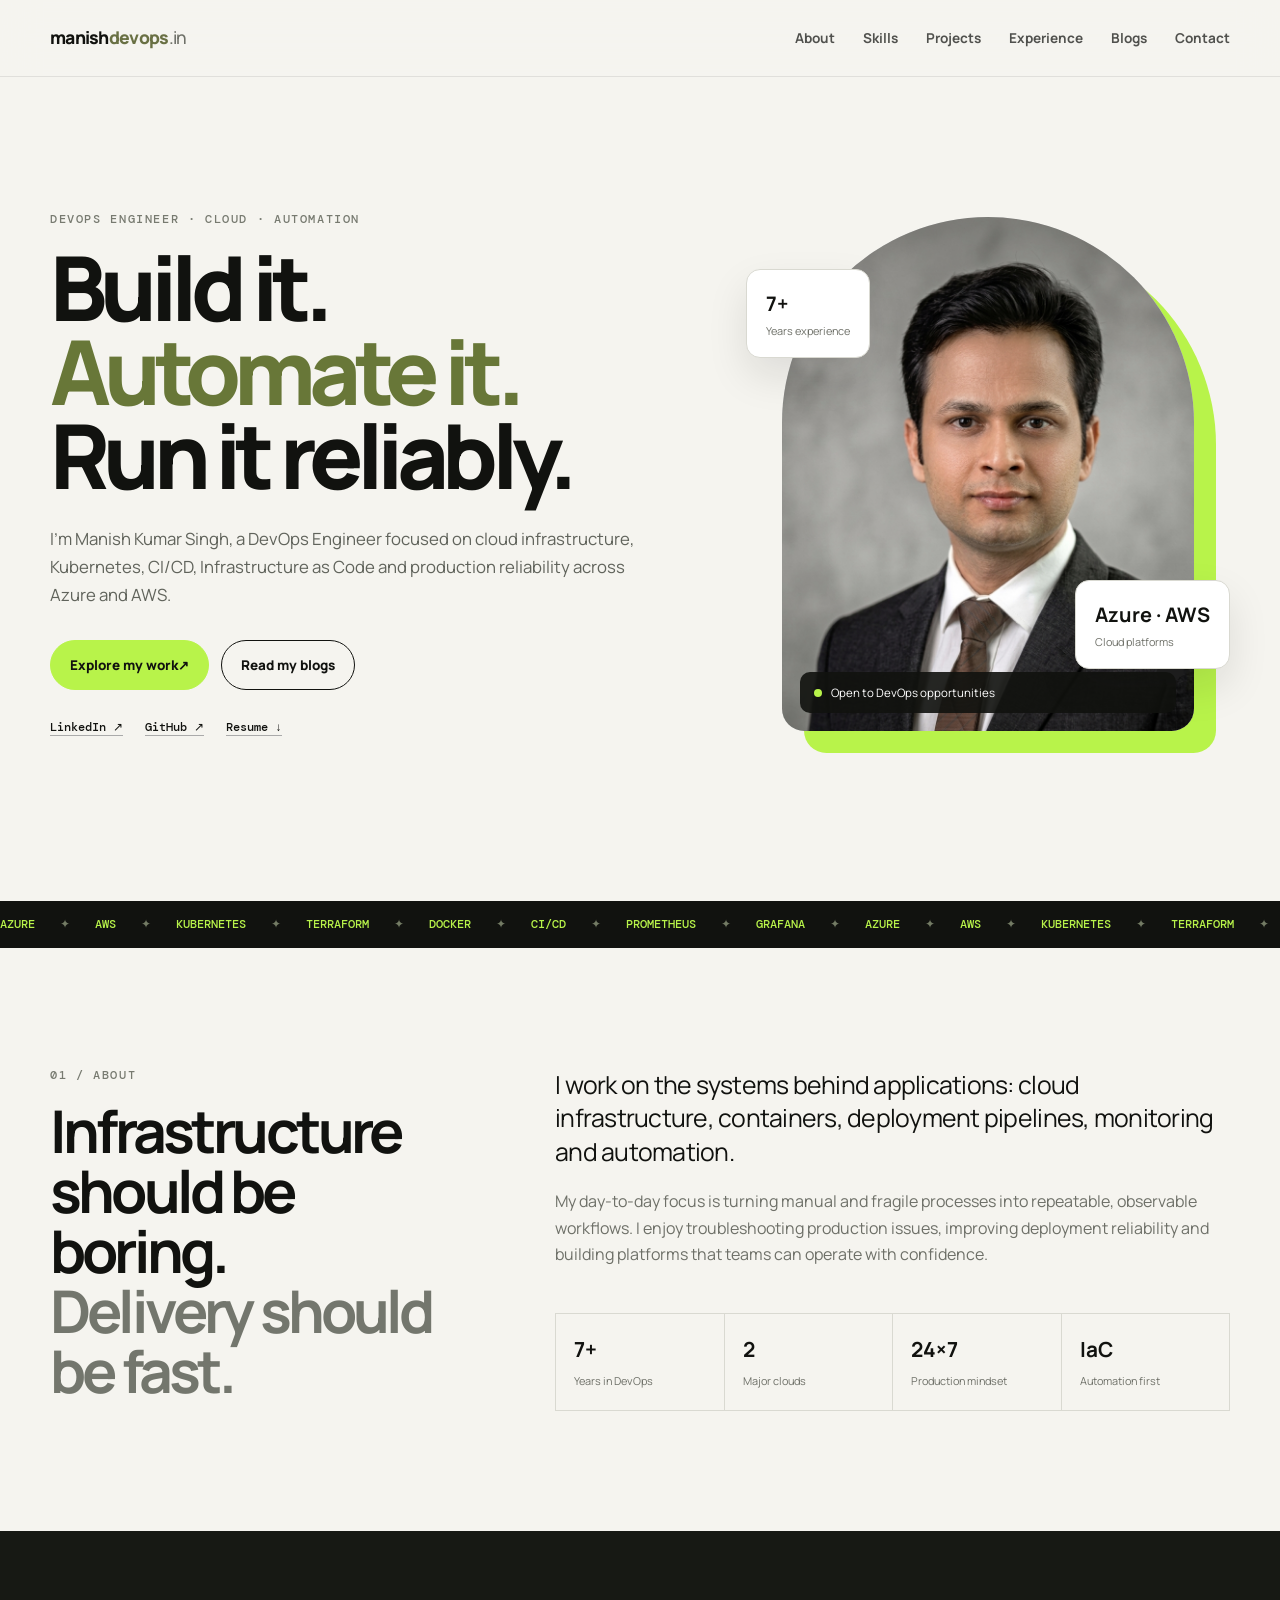
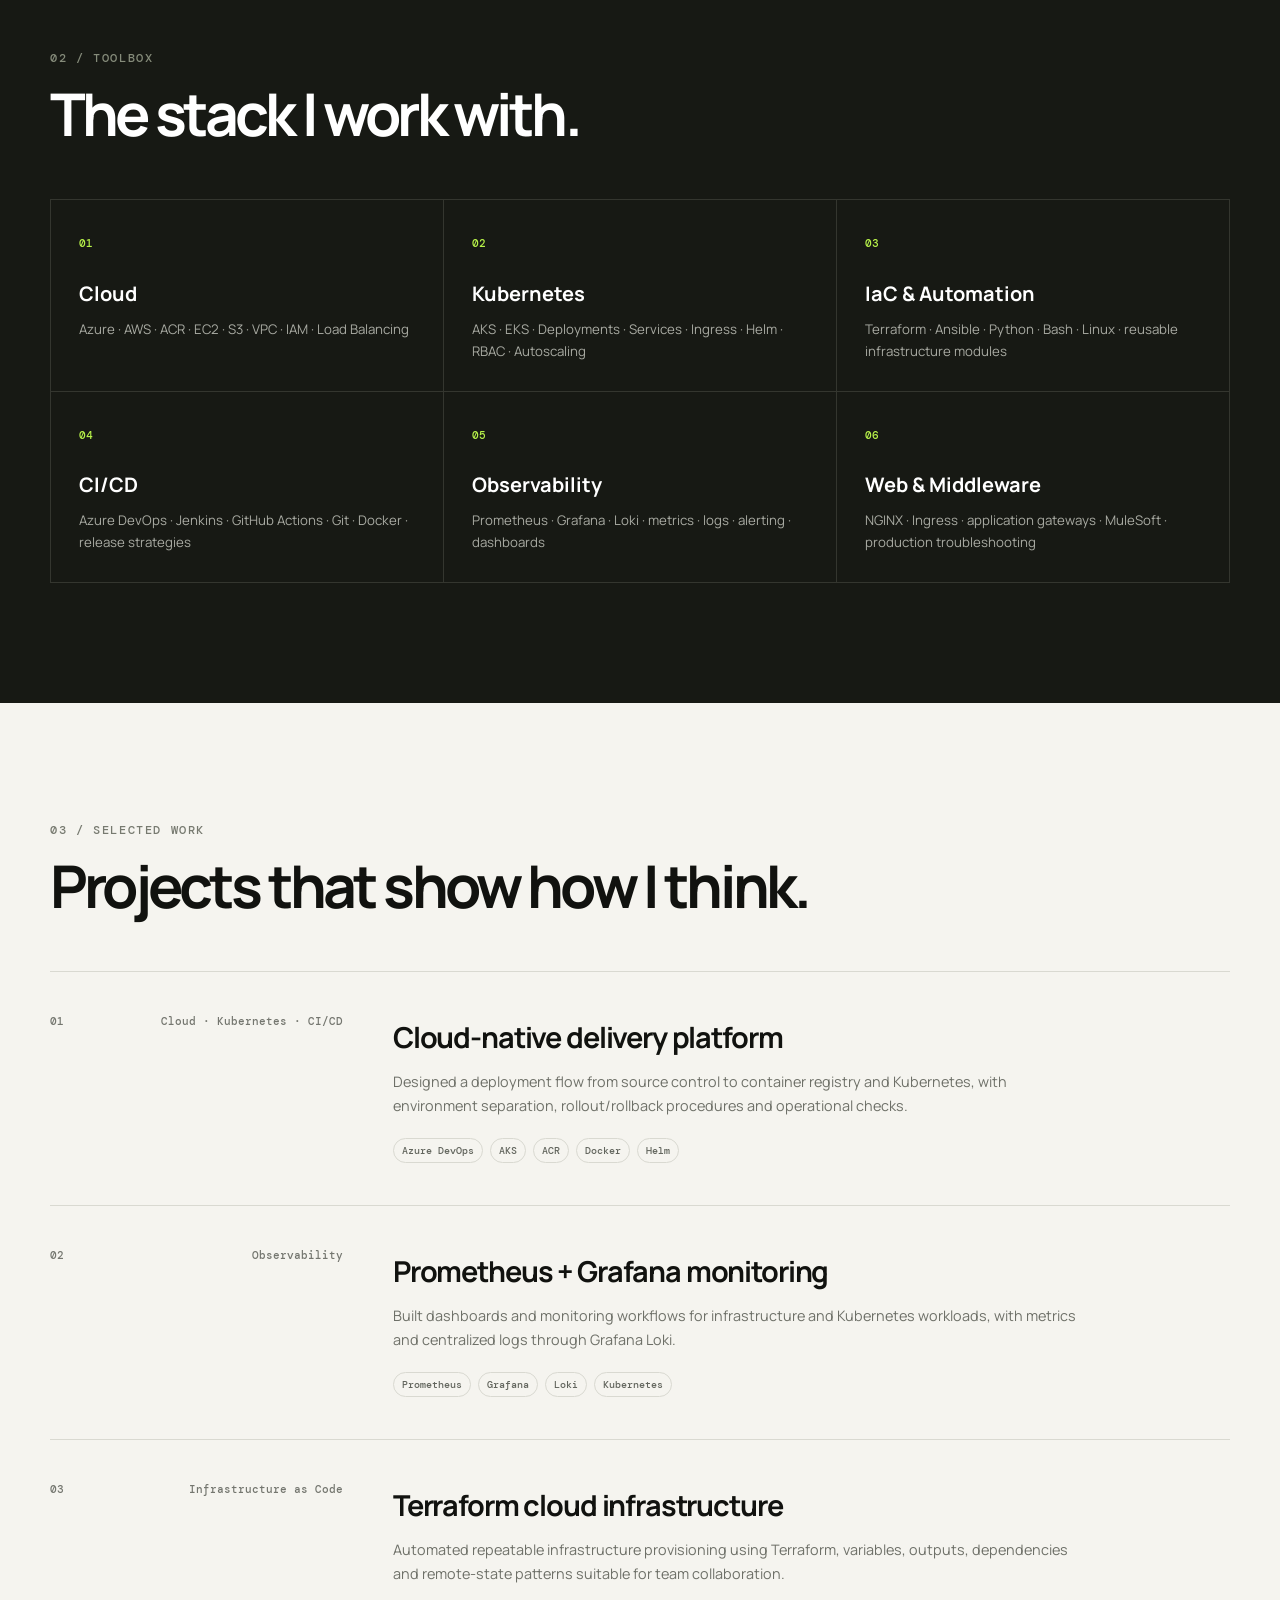
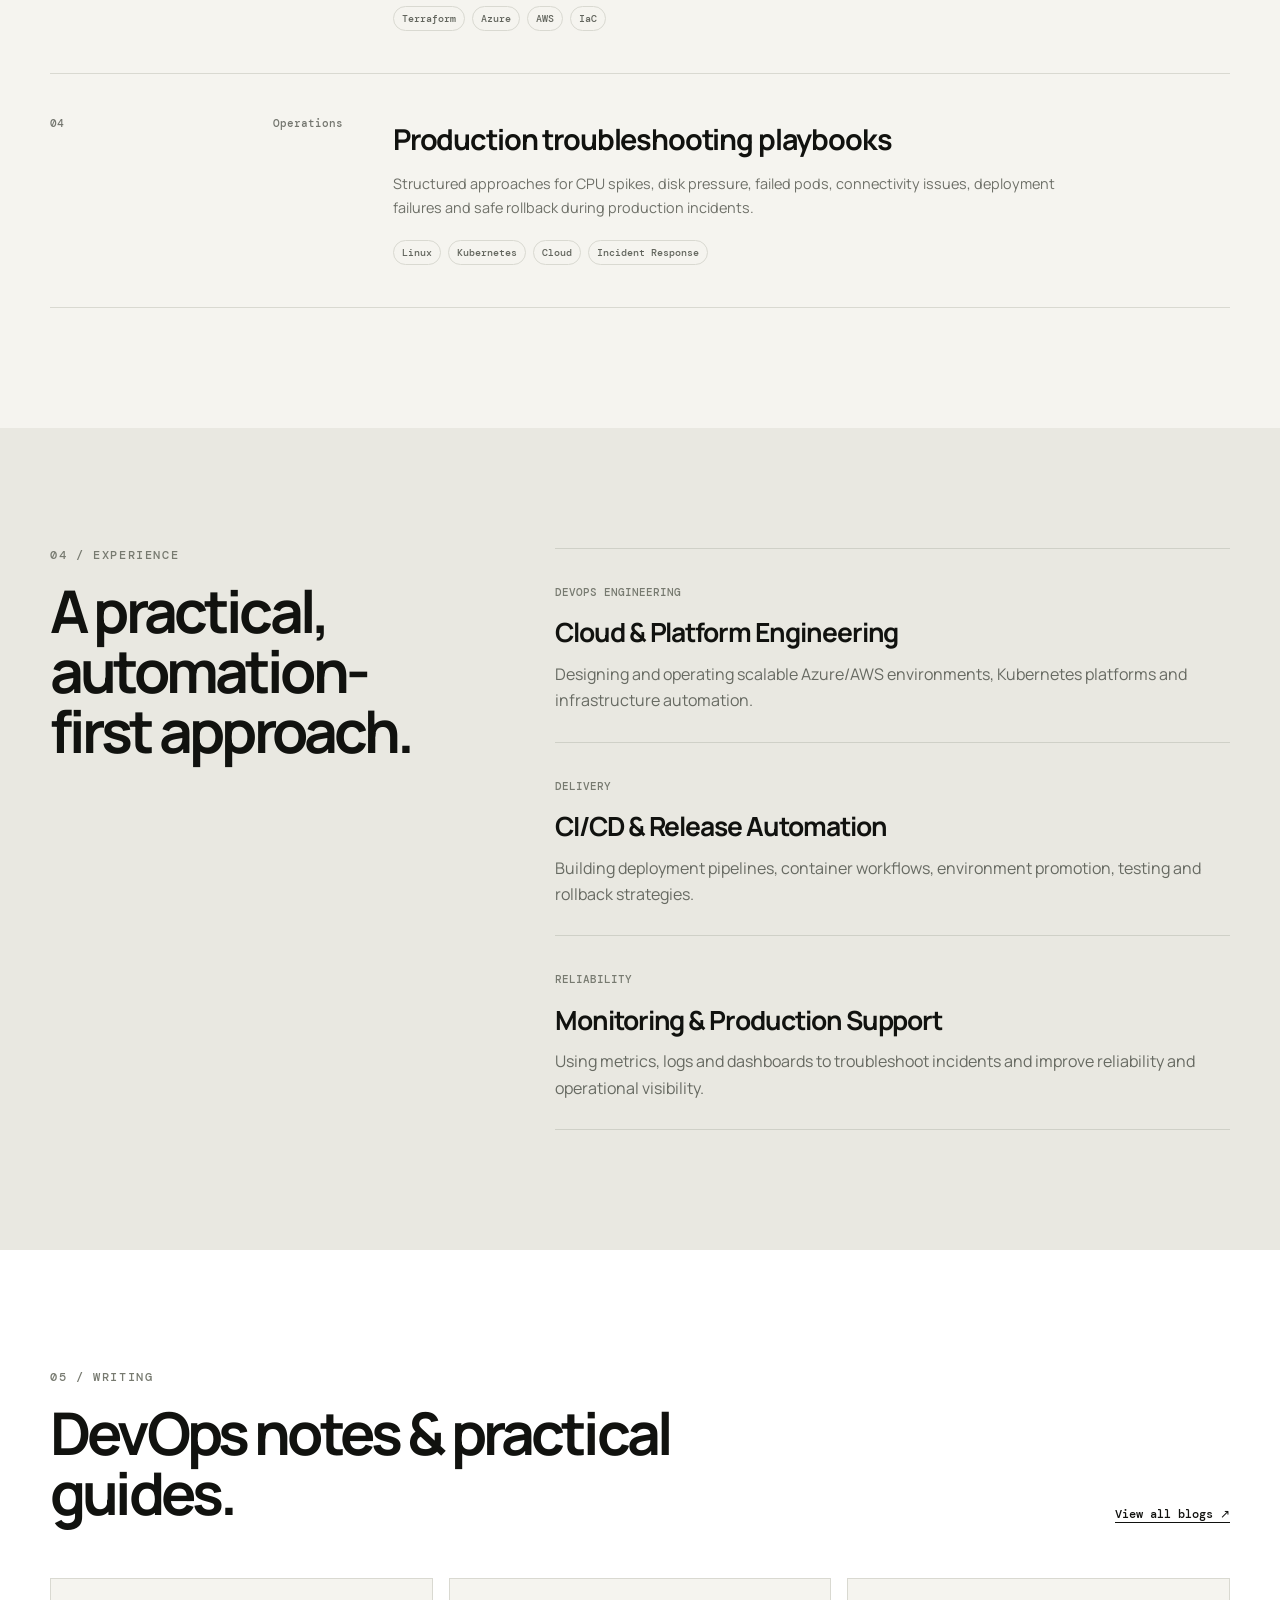
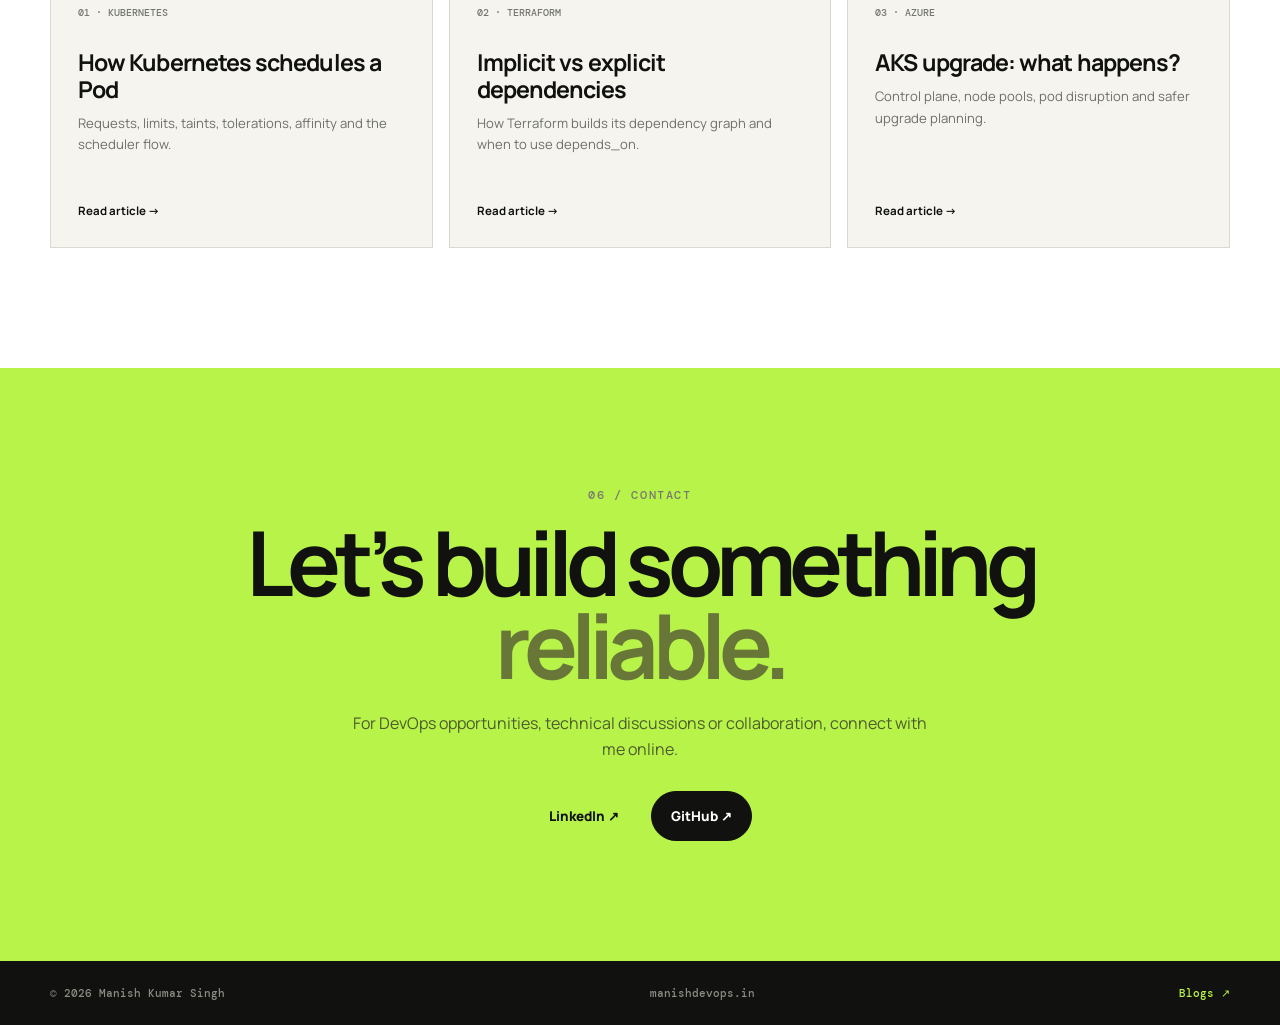
<file: index.html>
<!DOCTYPE html>
<html lang="en">
<head>
  <meta charset="UTF-8">
  <meta name="viewport" content="width=device-width, initial-scale=1.0">
  <meta name="description" content="Manish Kumar Singh — DevOps Engineer specializing in Azure, AWS, Kubernetes, Terraform, CI/CD, automation and observability.">
  <meta name="keywords" content="DevOps Engineer, Azure, AWS, Kubernetes, AKS, EKS, Terraform, Docker, CI/CD, Azure DevOps, Jenkins, Prometheus, Grafana">
  <meta name="author" content="Manish Kumar Singh">
  <meta property="og:title" content="Manish Kumar Singh | DevOps Engineer">
  <meta property="og:description" content="Cloud, Kubernetes, automation, CI/CD and observability portfolio.">
  <meta property="og:type" content="website">
  <title>Manish Kumar Singh | DevOps Engineer</title>
  <link rel="icon" href="assets/favicon.svg" type="image/svg+xml">
  <link rel="stylesheet" href="styles.css">
</head>
<body>
<header class="site-header">
  <div class="container nav-wrap">
    <a class="brand" href="#home">manish<span>devops</span><b>.in</b></a>
    <button class="menu-toggle" aria-label="Open navigation" aria-expanded="false">☰</button>
    <nav class="nav-links">
      <a href="#about">About</a>
      <a href="#skills">Skills</a>
      <a href="#projects">Projects</a>
      <a href="#experience">Experience</a>
      <a href="blogs/">Blogs</a>
      <a href="#contact">Contact</a>
    </nav>
  </div>
</header>

<main>
<section id="home" class="hero">
  <div class="container hero-grid">
    <div class="hero-copy reveal">
      <p class="kicker">DEVOPS ENGINEER · CLOUD · AUTOMATION</p>
      <h1>Build it.<br><em>Automate it.</em><br>Run it reliably.</h1>
      <p class="hero-lead">I’m Manish Kumar Singh, a DevOps Engineer focused on cloud infrastructure, Kubernetes, CI/CD, Infrastructure as Code and production reliability across Azure and AWS.</p>
      <div class="hero-actions">
        <a class="btn btn-primary" href="#projects">Explore my work <span>↗</span></a>
        <a class="btn btn-ghost" href="blogs/">Read my blogs</a>
      </div>
      <div class="quick-links">
        <a href="https://www.linkedin.com/in/manish-kumar-singh-00299a157/" target="_blank" rel="noopener">LinkedIn ↗</a>
        <a href="https://github.com/manish1ms6-glitch" target="_blank" rel="noopener">GitHub ↗</a>
        <a href="assets/resume.pdf">Resume ↓</a>
      </div>
    </div>
    <div class="hero-visual reveal">
      <div class="photo-frame">
        <img src="assets/passport_manish.png" alt="Manish Kumar Singh">
        <div class="photo-label">
          <span class="status-dot"></span>
          <span>Open to DevOps opportunities</span>
        </div>
      </div>
      <div class="floating-card card-one"><strong>7+</strong><span>Years experience</span></div>
      <div class="floating-card card-two"><strong>Azure · AWS</strong><span>Cloud platforms</span></div>
    </div>
  </div>
</section>

<section class="marquee" aria-label="Technology stack">
  <div class="marquee-track">
    <span>AZURE</span><i>✦</i><span>AWS</span><i>✦</i><span>KUBERNETES</span><i>✦</i><span>TERRAFORM</span><i>✦</i><span>DOCKER</span><i>✦</i><span>CI/CD</span><i>✦</i><span>PROMETHEUS</span><i>✦</i><span>GRAFANA</span><i>✦</i>
    <span>AZURE</span><i>✦</i><span>AWS</span><i>✦</i><span>KUBERNETES</span><i>✦</i><span>TERRAFORM</span><i>✦</i><span>DOCKER</span><i>✦</i><span>CI/CD</span><i>✦</i>
  </div>
</section>

<section id="about" class="section">
  <div class="container two-col">
    <div class="section-intro reveal">
      <p class="kicker">01 / ABOUT</p>
      <h2>Infrastructure should be boring.<br><span>Delivery should be fast.</span></h2>
    </div>
    <div class="section-body reveal">
      <p class="large">I work on the systems behind applications: cloud infrastructure, containers, deployment pipelines, monitoring and automation.</p>
      <p>My day-to-day focus is turning manual and fragile processes into repeatable, observable workflows. I enjoy troubleshooting production issues, improving deployment reliability and building platforms that teams can operate with confidence.</p>
      <div class="stats-grid">
        <div><strong>7+</strong><span>Years in DevOps</span></div>
        <div><strong>2</strong><span>Major clouds</span></div>
        <div><strong>24×7</strong><span>Production mindset</span></div>
        <div><strong>IaC</strong><span>Automation first</span></div>
      </div>
    </div>
  </div>
</section>

<section id="skills" class="section section-dark">
  <div class="container">
    <div class="section-heading reveal">
      <p class="kicker">02 / TOOLBOX</p>
      <h2>The stack I work with.</h2>
    </div>
    <div class="skill-grid">
      <article class="skill-card reveal"><span class="skill-num">01</span><h3>Cloud</h3><p>Azure · AWS · ACR · EC2 · S3 · VPC · IAM · Load Balancing</p></article>
      <article class="skill-card reveal"><span class="skill-num">02</span><h3>Kubernetes</h3><p>AKS · EKS · Deployments · Services · Ingress · Helm · RBAC · Autoscaling</p></article>
      <article class="skill-card reveal"><span class="skill-num">03</span><h3>IaC & Automation</h3><p>Terraform · Ansible · Python · Bash · Linux · reusable infrastructure modules</p></article>
      <article class="skill-card reveal"><span class="skill-num">04</span><h3>CI/CD</h3><p>Azure DevOps · Jenkins · GitHub Actions · Git · Docker · release strategies</p></article>
      <article class="skill-card reveal"><span class="skill-num">05</span><h3>Observability</h3><p>Prometheus · Grafana · Loki · metrics · logs · alerting · dashboards</p></article>
      <article class="skill-card reveal"><span class="skill-num">06</span><h3>Web & Middleware</h3><p>NGINX · Ingress · application gateways · MuleSoft · production troubleshooting</p></article>
    </div>
  </div>
</section>

<section id="projects" class="section">
  <div class="container">
    <div class="section-heading reveal">
      <p class="kicker">03 / SELECTED WORK</p>
      <h2>Projects that show how I think.</h2>
    </div>
    <div class="project-list">
      <article class="project reveal">
        <div class="project-meta"><span>01</span><span>Cloud · Kubernetes · CI/CD</span></div>
        <div><h3>Cloud-native delivery platform</h3><p>Designed a deployment flow from source control to container registry and Kubernetes, with environment separation, rollout/rollback procedures and operational checks.</p><div class="tags"><b>Azure DevOps</b><b>AKS</b><b>ACR</b><b>Docker</b><b>Helm</b></div></div>
      </article>
      <article class="project reveal">
        <div class="project-meta"><span>02</span><span>Observability</span></div>
        <div><h3>Prometheus + Grafana monitoring</h3><p>Built dashboards and monitoring workflows for infrastructure and Kubernetes workloads, with metrics and centralized logs through Grafana Loki.</p><div class="tags"><b>Prometheus</b><b>Grafana</b><b>Loki</b><b>Kubernetes</b></div></div>
      </article>
      <article class="project reveal">
        <div class="project-meta"><span>03</span><span>Infrastructure as Code</span></div>
        <div><h3>Terraform cloud infrastructure</h3><p>Automated repeatable infrastructure provisioning using Terraform, variables, outputs, dependencies and remote-state patterns suitable for team collaboration.</p><div class="tags"><b>Terraform</b><b>Azure</b><b>AWS</b><b>IaC</b></div></div>
      </article>
      <article class="project reveal">
        <div class="project-meta"><span>04</span><span>Operations</span></div>
        <div><h3>Production troubleshooting playbooks</h3><p>Structured approaches for CPU spikes, disk pressure, failed pods, connectivity issues, deployment failures and safe rollback during production incidents.</p><div class="tags"><b>Linux</b><b>Kubernetes</b><b>Cloud</b><b>Incident Response</b></div></div>
      </article>
    </div>
  </div>
</section>

<section id="experience" class="section section-paper">
  <div class="container two-col">
    <div class="section-intro reveal">
      <p class="kicker">04 / EXPERIENCE</p>
      <h2>A practical, automation-first approach.</h2>
    </div>
    <div class="experience-copy reveal">
      <div class="experience-item">
        <span>DEVOPS ENGINEERING</span>
        <h3>Cloud & Platform Engineering</h3>
        <p>Designing and operating scalable Azure/AWS environments, Kubernetes platforms and infrastructure automation.</p>
      </div>
      <div class="experience-item">
        <span>DELIVERY</span>
        <h3>CI/CD & Release Automation</h3>
        <p>Building deployment pipelines, container workflows, environment promotion, testing and rollback strategies.</p>
      </div>
      <div class="experience-item">
        <span>RELIABILITY</span>
        <h3>Monitoring & Production Support</h3>
        <p>Using metrics, logs and dashboards to troubleshoot incidents and improve reliability and operational visibility.</p>
      </div>
    </div>
  </div>
</section>

<section class="section blog-preview">
  <div class="container">
    <div class="section-heading split-heading reveal">
      <div><p class="kicker">05 / WRITING</p><h2>DevOps notes & practical guides.</h2></div>
      <a class="text-link" href="blogs/">View all blogs ↗</a>
    </div>
    <div class="blog-grid">
      <a class="blog-card reveal" href="blogs/kubernetes-pod-scheduling/"><span>01 · KUBERNETES</span><h3>How Kubernetes schedules a Pod</h3><p>Requests, limits, taints, tolerations, affinity and the scheduler flow.</p><b>Read article →</b></a>
      <a class="blog-card reveal" href="blogs/terraform-dependencies/"><span>02 · TERRAFORM</span><h3>Implicit vs explicit dependencies</h3><p>How Terraform builds its dependency graph and when to use depends_on.</p><b>Read article →</b></a>
      <a class="blog-card reveal" href="blogs/aks-upgrade/"><span>03 · AZURE</span><h3>AKS upgrade: what happens?</h3><p>Control plane, node pools, pod disruption and safer upgrade planning.</p><b>Read article →</b></a>
    </div>
  </div>
</section>

<section id="contact" class="contact-section">
  <div class="container contact-inner reveal">
    <p class="kicker">06 / CONTACT</p>
    <h2>Let’s build something<br><em>reliable.</em></h2>
    <p>For DevOps opportunities, technical discussions or collaboration, connect with me online.</p>
    <div class="contact-actions">
      <a class="btn btn-primary" href="https://www.linkedin.com/in/manish-kumar-singh-00299a157/" target="_blank" rel="noopener">LinkedIn ↗</a>
      <a class="btn btn-dark" href="https://github.com/manish1ms6-glitch" target="_blank" rel="noopener">GitHub ↗</a>
    </div>
    
  </div>
</section>
</main>

<footer><div class="container footer-wrap"><span>© <span id="year"></span> Manish Kumar Singh</span><span>manishdevops.in</span><a href="blogs/">Blogs ↗</a></div></footer>
<script src="script.js"></script>
</body>
</html>
</file>
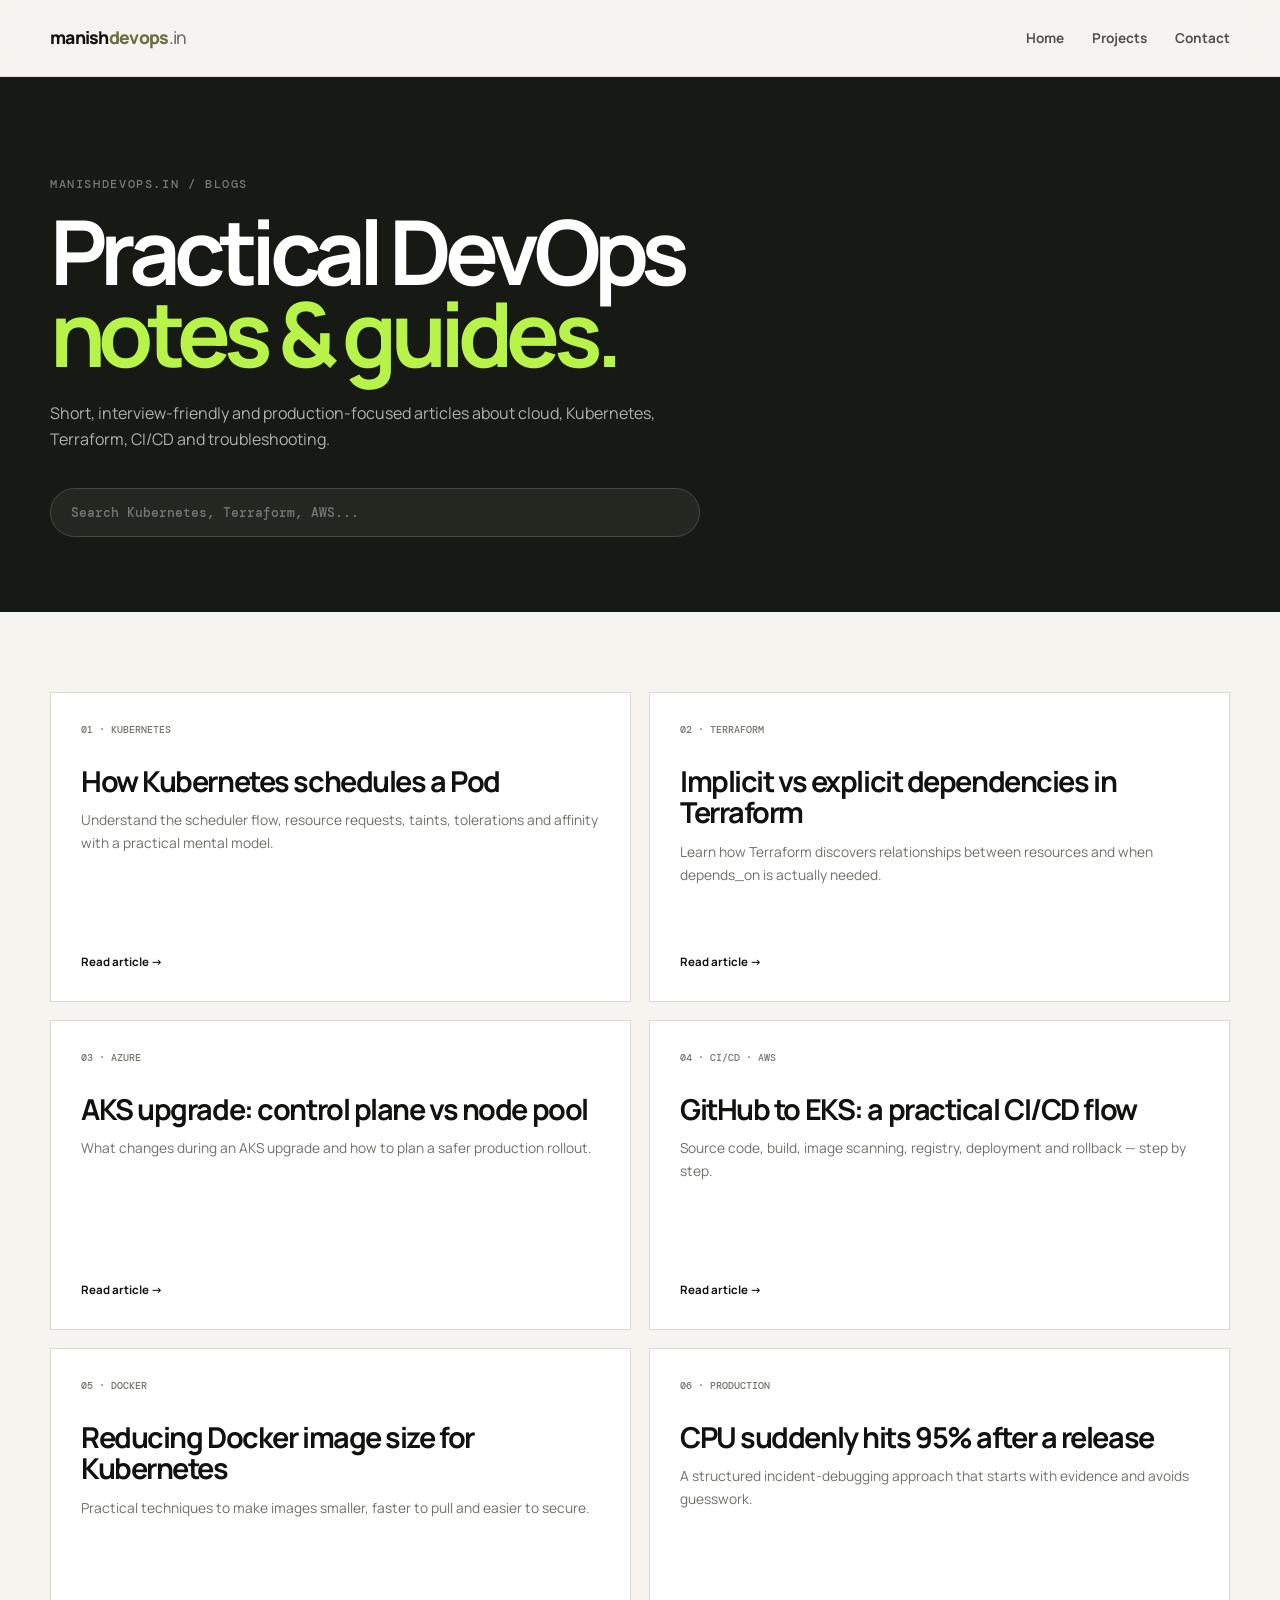
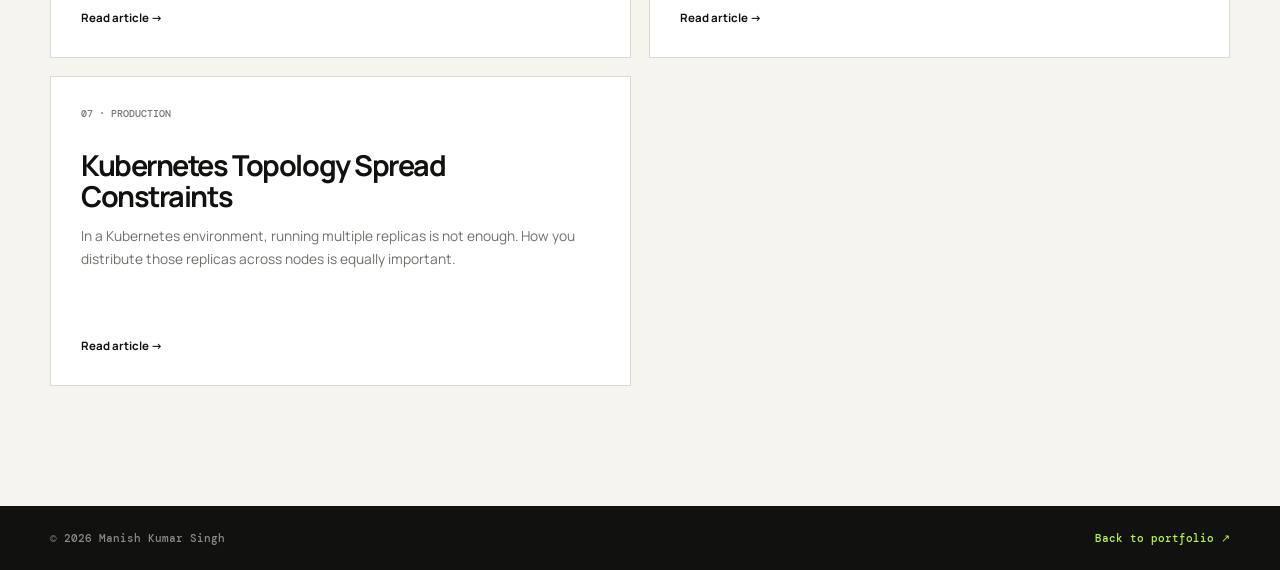
<file: blogs/index.html>
<!DOCTYPE html>
<html lang="en">
<head>
  <meta charset="UTF-8">
  <meta name="viewport" content="width=device-width, initial-scale=1.0">
  <meta name="description" content="Manish Kumar Singh's DevOps blog — practical notes on Kubernetes, Terraform, Azure, AWS, CI/CD and production troubleshooting.">
  <title>Blogs | ManishDevOps</title>
  <link rel="icon" href="../assets/favicon.svg" type="image/svg+xml">
  <link rel="stylesheet" href="../styles.css">
  <link rel="stylesheet" href="blog.css">
</head>
<body>
<header class="site-header">
  <div class="container nav-wrap">
    <a class="brand" href="../">manish<span>devops</span><b>.in</b></a>
    <nav class="nav-links" style="display:flex"><a href="../">Home</a><a href="../#projects">Projects</a><a href="../#contact">Contact</a></nav>
  </div>
</header>
<main>
<section class="blog-hero"><div class="container">
  <p class="kicker">MANISHDEVOPS.IN / BLOGS</p>
  <h1>Practical DevOps<br><em>notes & guides.</em></h1>
  <p>Short, interview-friendly and production-focused articles about cloud, Kubernetes, Terraform, CI/CD and troubleshooting.</p>
  <div class="blog-filter">
    <input id="search" type="search" placeholder="Search Kubernetes, Terraform, AWS..." aria-label="Search blogs">
  </div>
</div></section>
<section class="blog-index"><div class="container">
  <div class="all-posts">
    <a class="post-card" data-search="kubernetes pod scheduling scheduler requests limits taints tolerations affinity" href="kubernetes-pod-scheduling/"><span>01 · KUBERNETES</span><h2>How Kubernetes schedules a Pod</h2><p>Understand the scheduler flow, resource requests, taints, tolerations and affinity with a practical mental model.</p><b>Read article →</b></a>
    <a class="post-card" data-search="terraform dependency implicit explicit depends_on graph" href="terraform-dependencies/"><span>02 · TERRAFORM</span><h2>Implicit vs explicit dependencies in Terraform</h2><p>Learn how Terraform discovers relationships between resources and when depends_on is actually needed.</p><b>Read article →</b></a>
    <a class="post-card" data-search="aks upgrade azure kubernetes node pool control plane pods" href="aks-upgrade/"><span>03 · AZURE</span><h2>AKS upgrade: control plane vs node pool</h2><p>What changes during an AKS upgrade and how to plan a safer production rollout.</p><b>Read article →</b></a>
    <a class="post-card" data-search="cicd github eks kubernetes docker ecr aws deployment pipeline" href="cicd-github-to-eks/"><span>04 · CI/CD · AWS</span><h2>GitHub to EKS: a practical CI/CD flow</h2><p>Source code, build, image scanning, registry, deployment and rollback — step by step.</p><b>Read article →</b></a>
    <a class="post-card" data-search="docker image size optimization layers cache multi stage build kubernetes" href="docker-image-optimization/"><span>05 · DOCKER</span><h2>Reducing Docker image size for Kubernetes</h2><p>Practical techniques to make images smaller, faster to pull and easier to secure.</p><b>Read article →</b></a>
    <a class="post-card" data-search="production cpu spike 95 release debugging kubernetes linux monitoring" href="production-cpu-spike/"><span>06 · PRODUCTION</span><h2>CPU suddenly hits 95% after a release</h2><p>A structured incident-debugging approach that starts with evidence and avoids guesswork.</p><b>Read article →</b></a>
    <a class="post-card" data-search="Learn how Kubernetes Topology Spread Constraints distribute pods across nodes and availability zones to reduce the impact of node failure." href="Kubernetes Topology Spread Constraints/"><span>07 · PRODUCTION</span><h2>Kubernetes Topology Spread Constraints</h2><p>In a Kubernetes environment, running multiple replicas is not enough. How you distribute those replicas across nodes is equally important.</p><b>Read article →</b></a>
  </div>
  <p id="no-results" class="no-results" hidden>No matching article found.</p>
</div></section>
</main>
<footer><div class="container footer-wrap"><span>© <span id="year"></span> Manish Kumar Singh</span><a href="../">Back to portfolio ↗</a></div></footer>
<script>
document.getElementById("year").textContent = new Date().getFullYear();
const input=document.getElementById("search"), cards=[...document.querySelectorAll(".post-card")], empty=document.getElementById("no-results");
input.addEventListener("input",()=>{const q=input.value.toLowerCase().trim();let n=0;cards.forEach(c=>{const show=!q||c.dataset.search.includes(q);c.style.display=show?"flex":"none";if(show)n++});empty.hidden=n!==0});
</script>
</body>
</html>
</file>
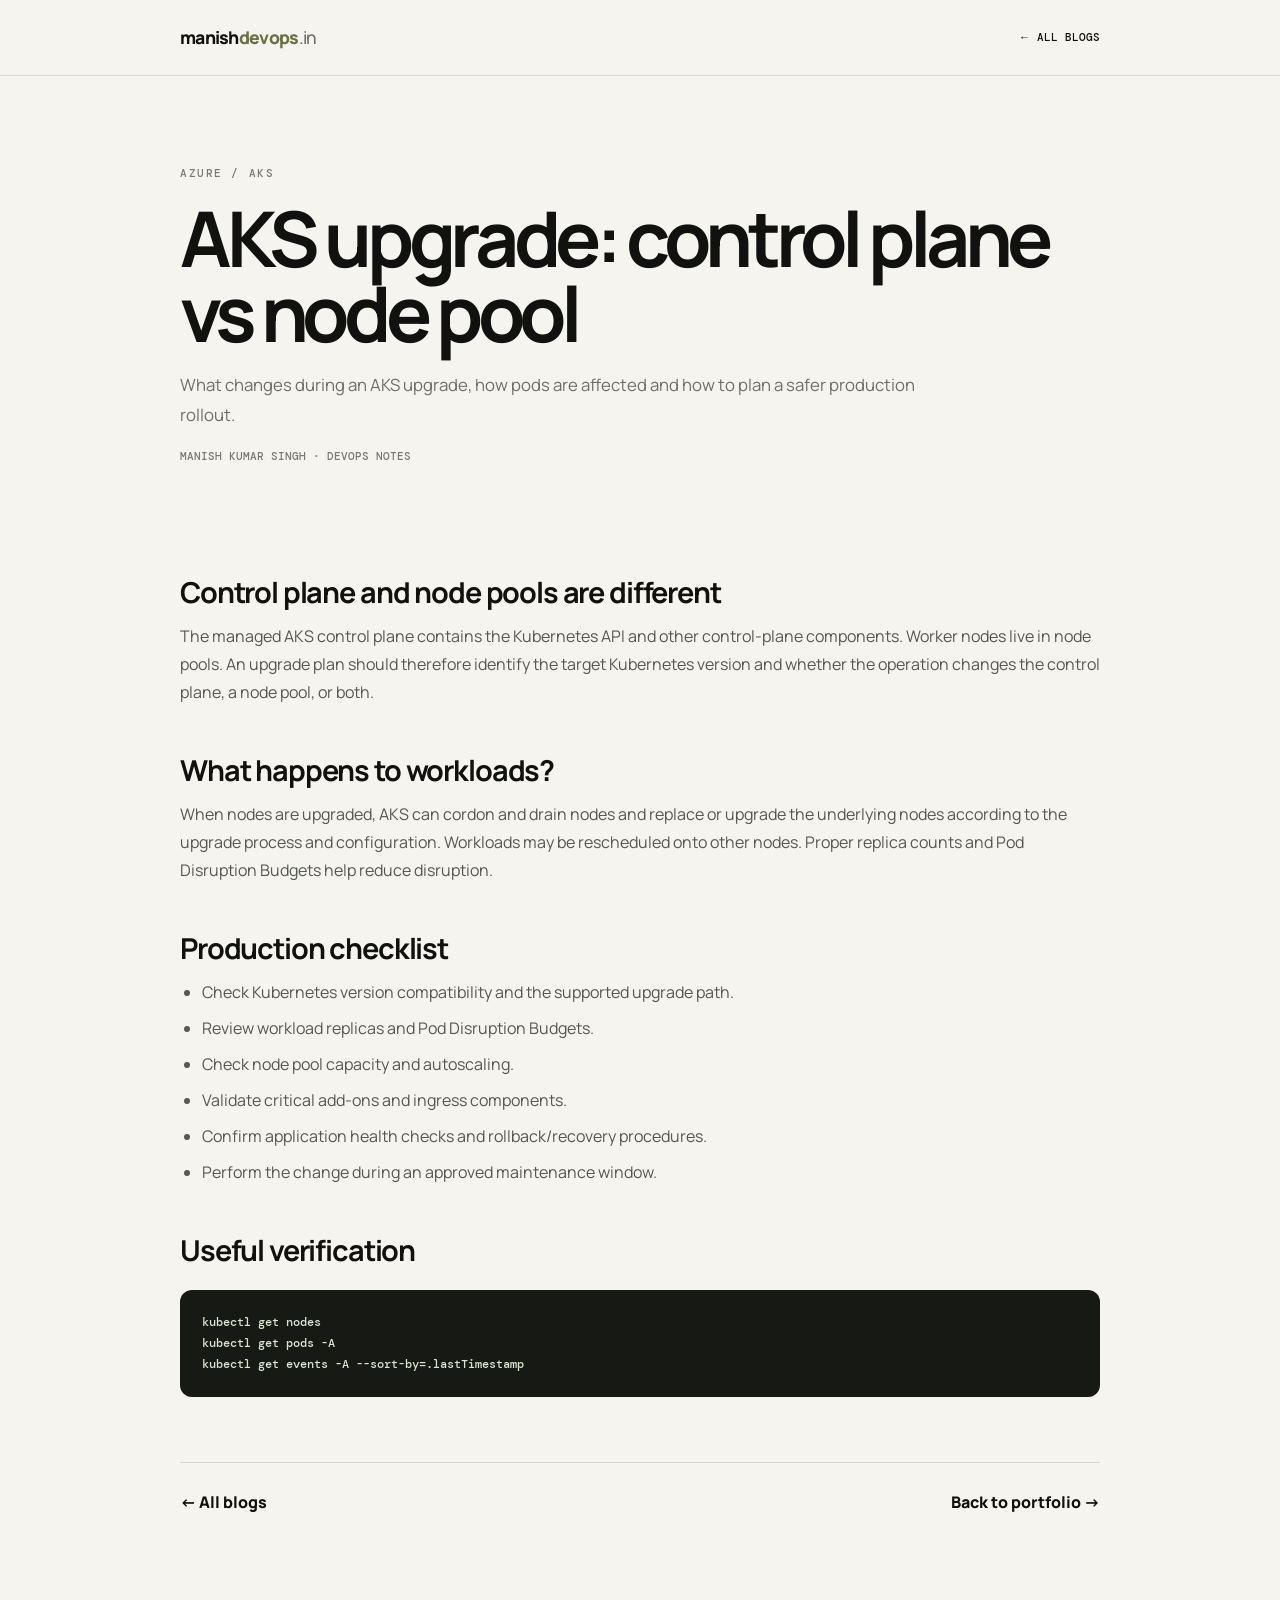
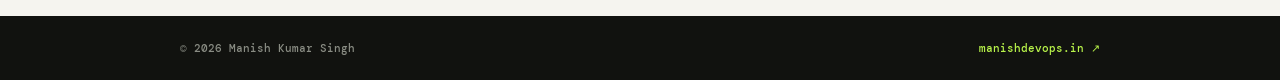
<file: blogs/aks-upgrade/index.html>
<!DOCTYPE html>
<html lang="en"><head><meta charset="UTF-8"><meta name="viewport" content="width=device-width, initial-scale=1.0">
<meta name="description" content="What changes during an AKS upgrade, how pods are affected and how to plan a safer production rollout.">
<title>AKS upgrade: control plane vs node pool | ManishDevOps</title>
<link rel="stylesheet" href="../../styles.css"><link rel="stylesheet" href="../post.css"></head>
<body>
<header class="site-header"><div class="container nav"><a class="brand" href="../../">manish<span>devops</span><b>.in</b></a><a class="back" href="../">← ALL BLOGS</a></div></header>
<main><header class="container article-header"><div class="kicker">AZURE / AKS</div><h1>AKS upgrade: control plane vs node pool</h1><p>What changes during an AKS upgrade, how pods are affected and how to plan a safer production rollout.</p><div class="meta">MANISH KUMAR SINGH · DEVOPS NOTES</div></header>
<article class="container article">
<h2>Control plane and node pools are different</h2>
<p>The managed AKS control plane contains the Kubernetes API and other control-plane components. Worker nodes live in node pools. An upgrade plan should therefore identify the target Kubernetes version and whether the operation changes the control plane, a node pool, or both.</p>
<h2>What happens to workloads?</h2>
<p>When nodes are upgraded, AKS can cordon and drain nodes and replace or upgrade the underlying nodes according to the upgrade process and configuration. Workloads may be rescheduled onto other nodes. Proper replica counts and Pod Disruption Budgets help reduce disruption.</p>
<h2>Production checklist</h2>
<ul><li>Check Kubernetes version compatibility and the supported upgrade path.</li><li>Review workload replicas and Pod Disruption Budgets.</li><li>Check node pool capacity and autoscaling.</li><li>Validate critical add-ons and ingress components.</li><li>Confirm application health checks and rollback/recovery procedures.</li><li>Perform the change during an approved maintenance window.</li></ul>
<h2>Useful verification</h2>
<pre>kubectl get nodes
kubectl get pods -A
kubectl get events -A --sort-by=.lastTimestamp</pre>

<div class="next"><a href="../">← All blogs</a><a href="../../">Back to portfolio →</a></div></article></main>
<footer><div class="container footer-wrap"><span>© 2026 Manish Kumar Singh</span><a href="../../">manishdevops.in ↗</a></div></footer>
</body></html>
</file>
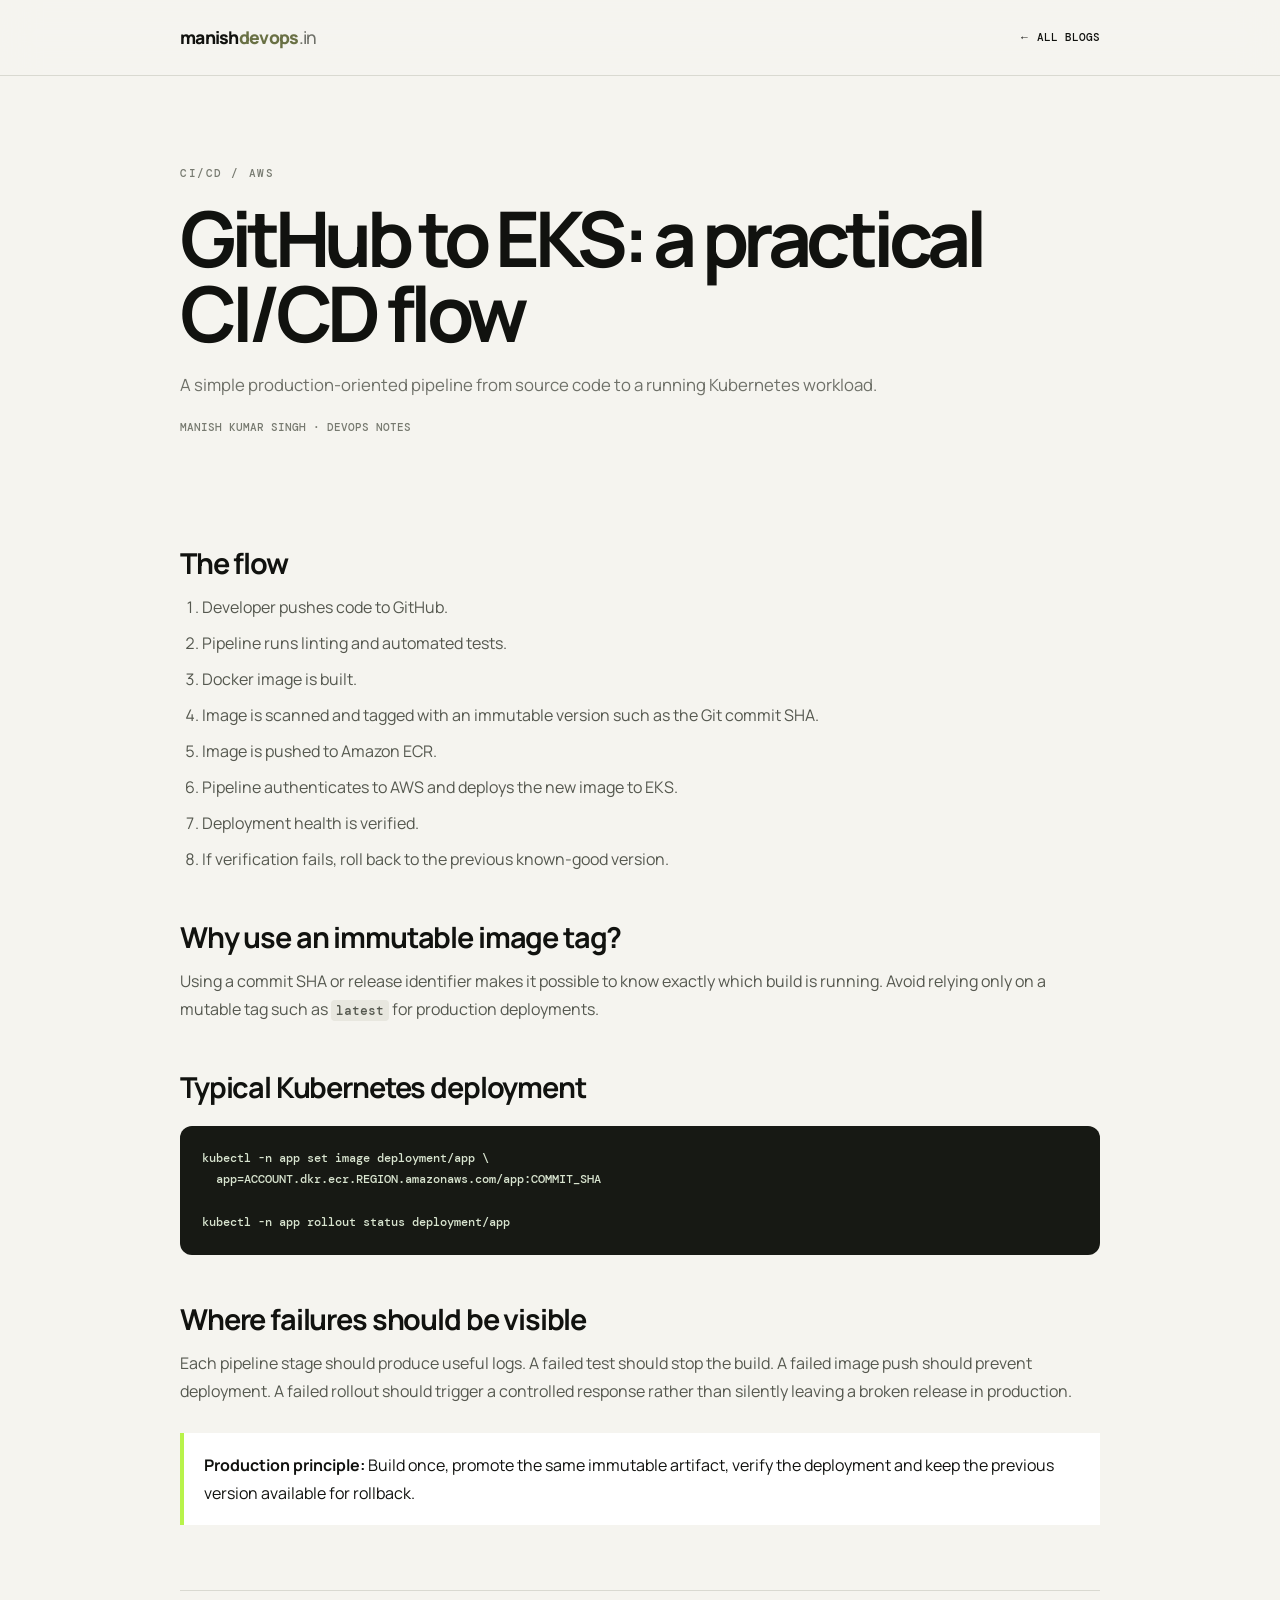
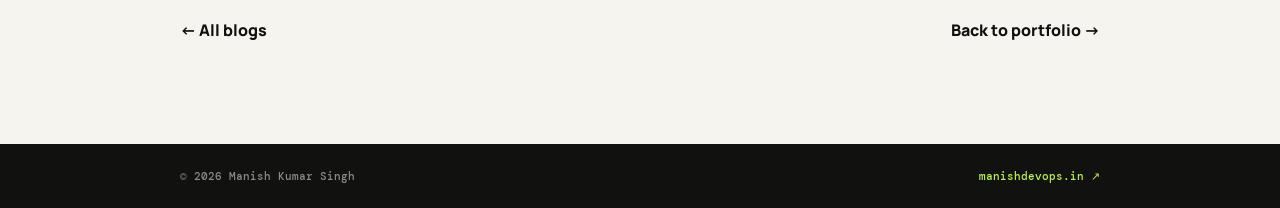
<file: blogs/cicd-github-to-eks/index.html>
<!DOCTYPE html>
<html lang="en"><head><meta charset="UTF-8"><meta name="viewport" content="width=device-width, initial-scale=1.0">
<meta name="description" content="A simple production-oriented pipeline from source code to a running Kubernetes workload.">
<title>GitHub to EKS: a practical CI/CD flow | ManishDevOps</title>
<link rel="stylesheet" href="../../styles.css"><link rel="stylesheet" href="../post.css"></head>
<body>
<header class="site-header"><div class="container nav"><a class="brand" href="../../">manish<span>devops</span><b>.in</b></a><a class="back" href="../">← ALL BLOGS</a></div></header>
<main><header class="container article-header"><div class="kicker">CI/CD / AWS</div><h1>GitHub to EKS: a practical CI/CD flow</h1><p>A simple production-oriented pipeline from source code to a running Kubernetes workload.</p><div class="meta">MANISH KUMAR SINGH · DEVOPS NOTES</div></header>
<article class="container article">
<h2>The flow</h2>
<ol><li>Developer pushes code to GitHub.</li><li>Pipeline runs linting and automated tests.</li><li>Docker image is built.</li><li>Image is scanned and tagged with an immutable version such as the Git commit SHA.</li><li>Image is pushed to Amazon ECR.</li><li>Pipeline authenticates to AWS and deploys the new image to EKS.</li><li>Deployment health is verified.</li><li>If verification fails, roll back to the previous known-good version.</li></ol>
<h2>Why use an immutable image tag?</h2>
<p>Using a commit SHA or release identifier makes it possible to know exactly which build is running. Avoid relying only on a mutable tag such as <code>latest</code> for production deployments.</p>
<h2>Typical Kubernetes deployment</h2>
<pre>kubectl -n app set image deployment/app \
  app=ACCOUNT.dkr.ecr.REGION.amazonaws.com/app:COMMIT_SHA

kubectl -n app rollout status deployment/app</pre>
<h2>Where failures should be visible</h2>
<p>Each pipeline stage should produce useful logs. A failed test should stop the build. A failed image push should prevent deployment. A failed rollout should trigger a controlled response rather than silently leaving a broken release in production.</p>
<div class="callout"><strong>Production principle:</strong> Build once, promote the same immutable artifact, verify the deployment and keep the previous version available for rollback.</div>
<div class="next"><a href="../">← All blogs</a><a href="../../">Back to portfolio →</a></div></article></main>
<footer><div class="container footer-wrap"><span>© 2026 Manish Kumar Singh</span><a href="../../">manishdevops.in ↗</a></div></footer>
</body></html>
</file>
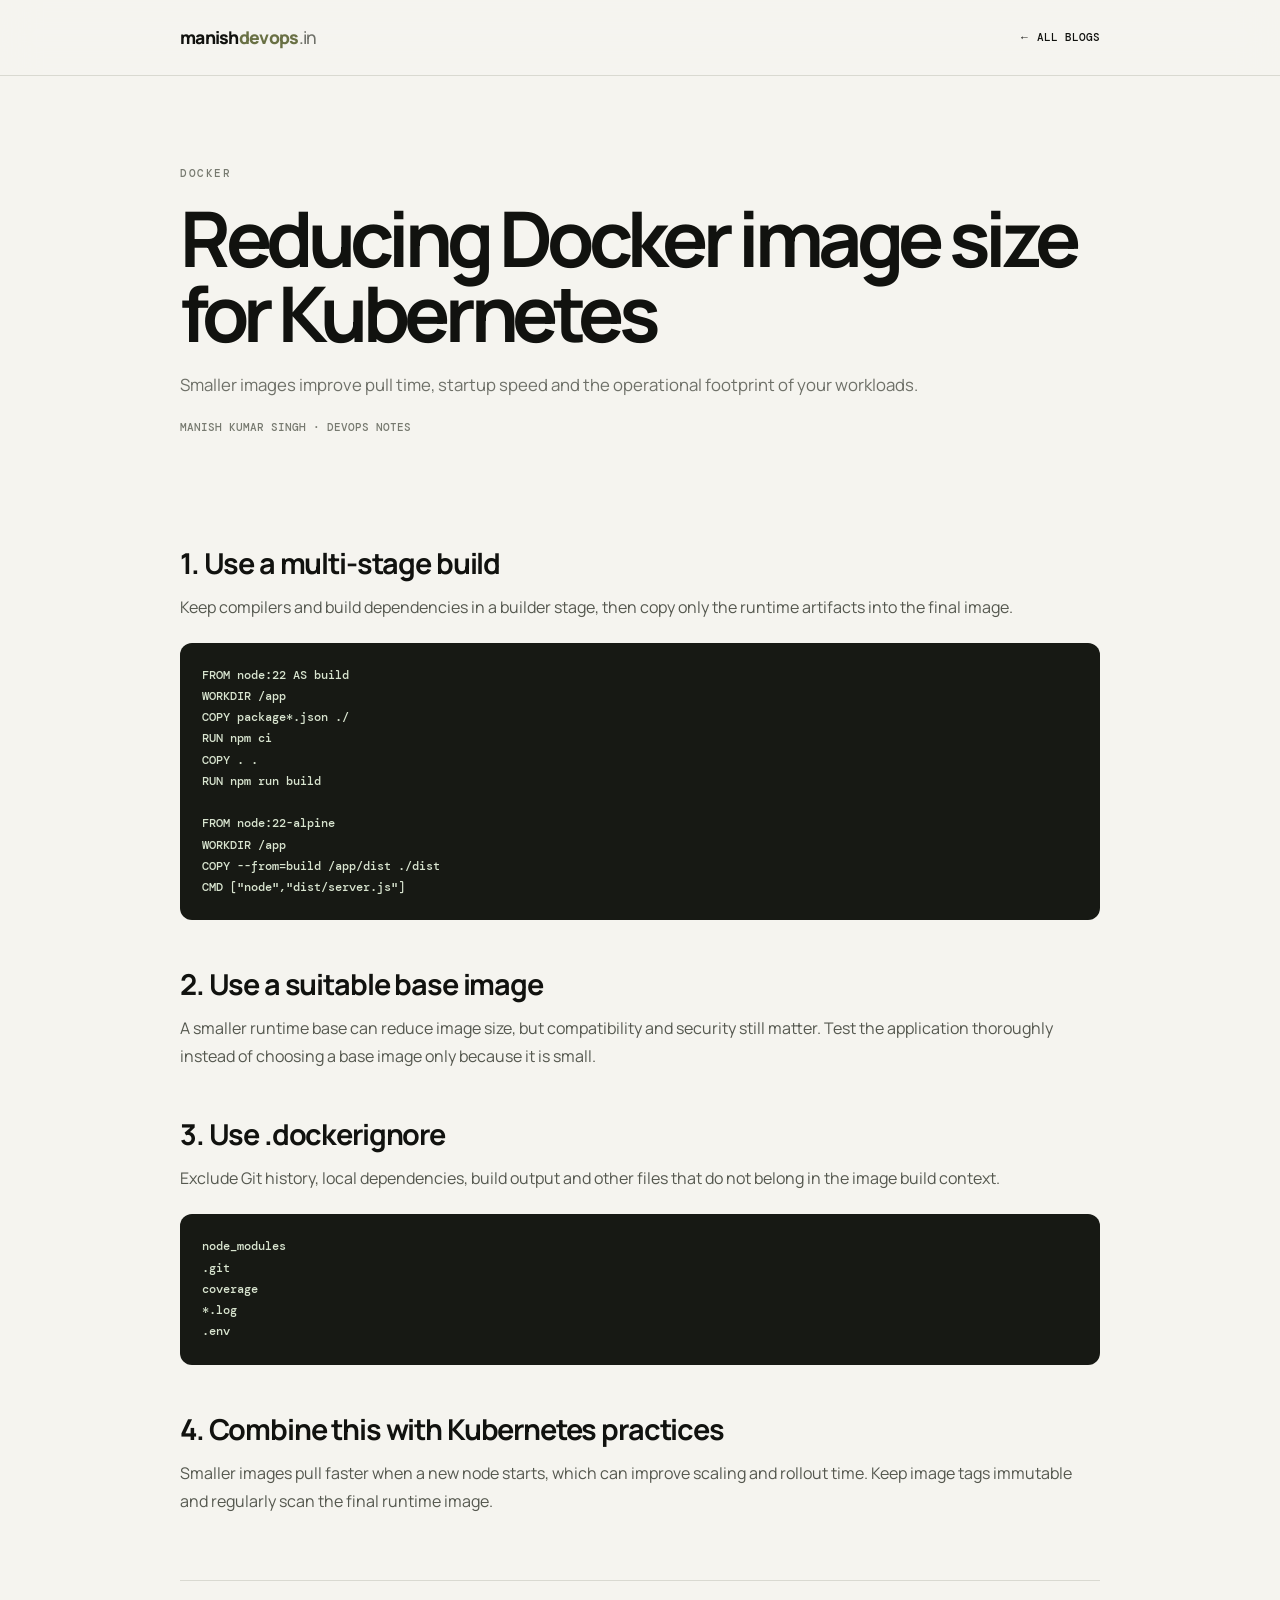
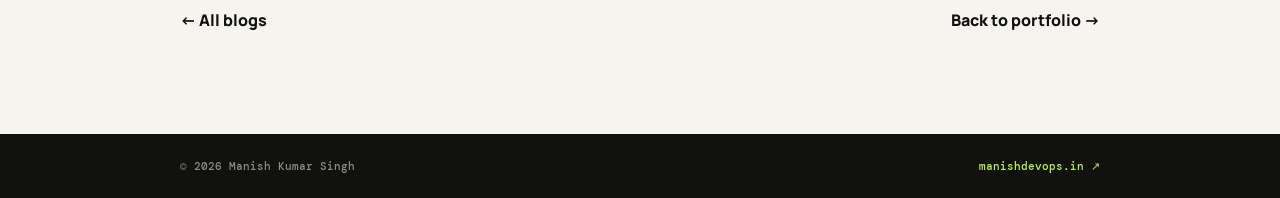
<file: blogs/docker-image-optimization/index.html>
<!DOCTYPE html>
<html lang="en"><head><meta charset="UTF-8"><meta name="viewport" content="width=device-width, initial-scale=1.0">
<meta name="description" content="Smaller images improve pull time, startup speed and the operational footprint of your workloads.">
<title>Reducing Docker image size for Kubernetes | ManishDevOps</title>
<link rel="stylesheet" href="../../styles.css"><link rel="stylesheet" href="../post.css"></head>
<body>
<header class="site-header"><div class="container nav"><a class="brand" href="../../">manish<span>devops</span><b>.in</b></a><a class="back" href="../">← ALL BLOGS</a></div></header>
<main><header class="container article-header"><div class="kicker">DOCKER</div><h1>Reducing Docker image size for Kubernetes</h1><p>Smaller images improve pull time, startup speed and the operational footprint of your workloads.</p><div class="meta">MANISH KUMAR SINGH · DEVOPS NOTES</div></header>
<article class="container article">
<h2>1. Use a multi-stage build</h2>
<p>Keep compilers and build dependencies in a builder stage, then copy only the runtime artifacts into the final image.</p>
<pre>FROM node:22 AS build
WORKDIR /app
COPY package*.json ./
RUN npm ci
COPY . .
RUN npm run build

FROM node:22-alpine
WORKDIR /app
COPY --from=build /app/dist ./dist
CMD ["node","dist/server.js"]</pre>
<h2>2. Use a suitable base image</h2>
<p>A smaller runtime base can reduce image size, but compatibility and security still matter. Test the application thoroughly instead of choosing a base image only because it is small.</p>
<h2>3. Use .dockerignore</h2>
<p>Exclude Git history, local dependencies, build output and other files that do not belong in the image build context.</p>
<pre>node_modules
.git
coverage
*.log
.env</pre>
<h2>4. Combine this with Kubernetes practices</h2>
<p>Smaller images pull faster when a new node starts, which can improve scaling and rollout time. Keep image tags immutable and regularly scan the final runtime image.</p>

<div class="next"><a href="../">← All blogs</a><a href="../../">Back to portfolio →</a></div></article></main>
<footer><div class="container footer-wrap"><span>© 2026 Manish Kumar Singh</span><a href="../../">manishdevops.in ↗</a></div></footer>
</body></html>
</file>
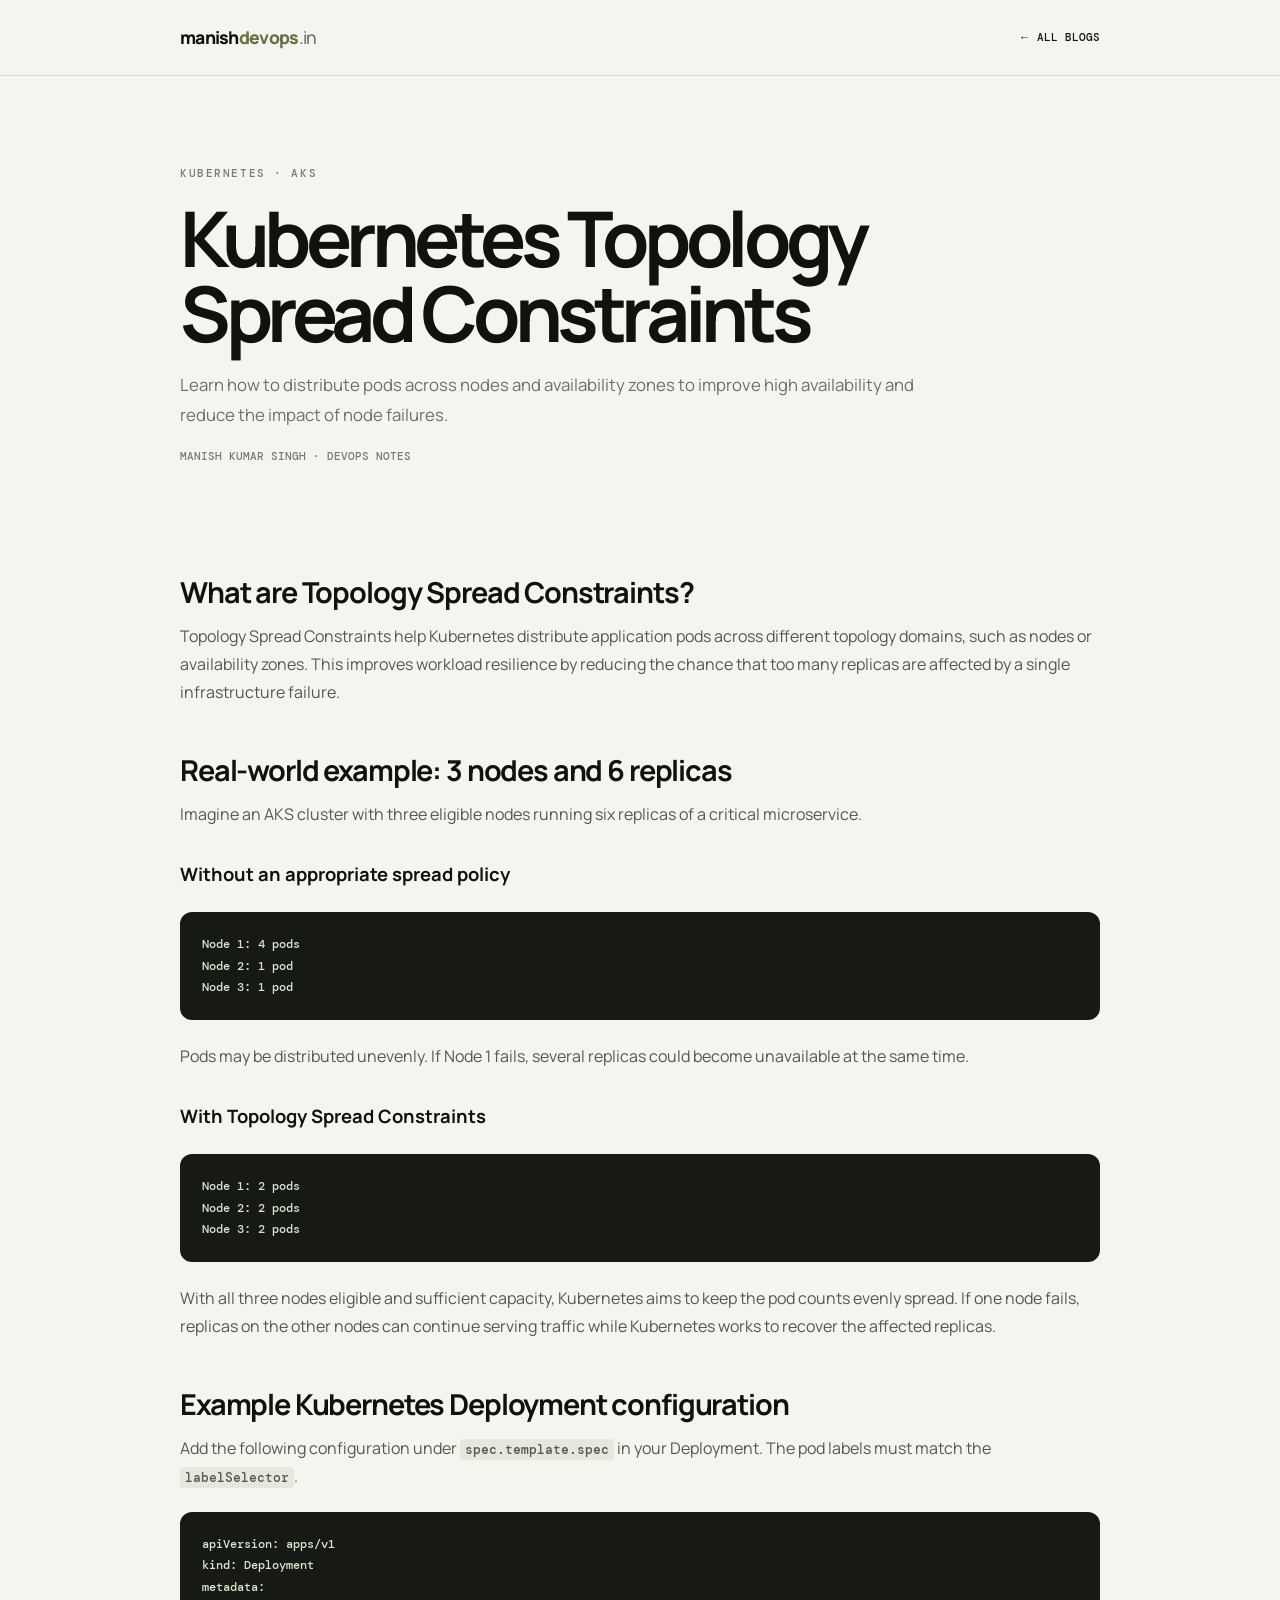
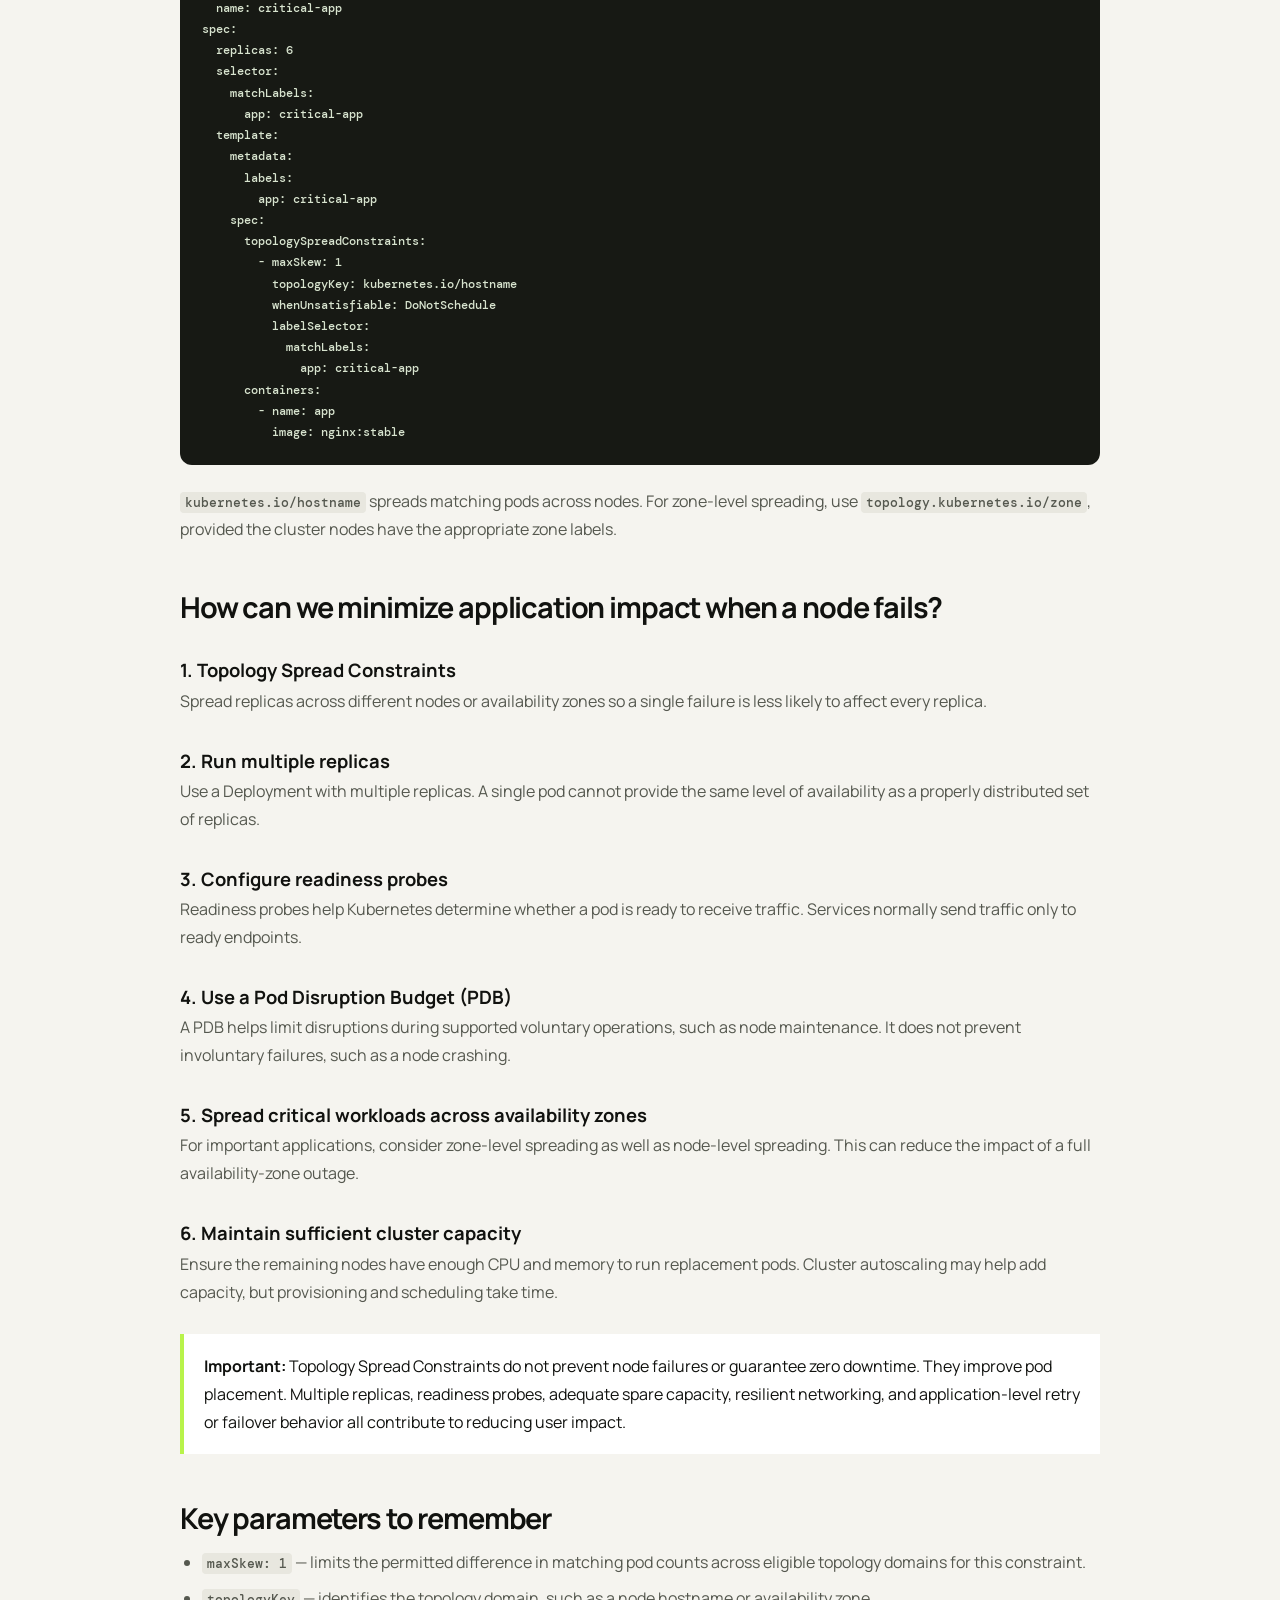
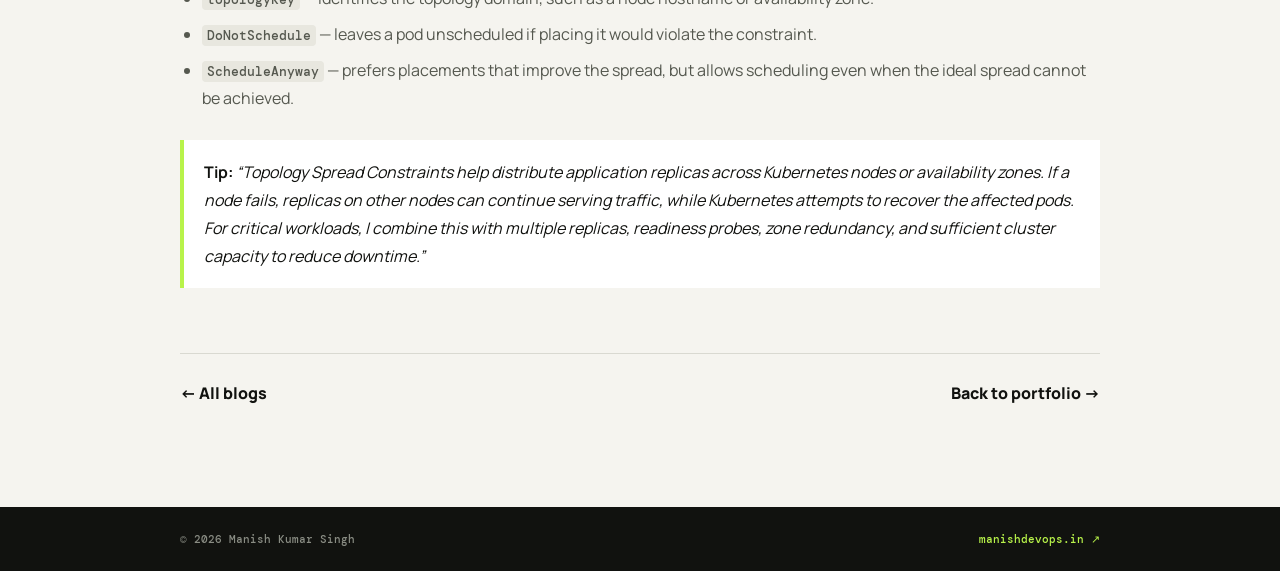
<file: blogs/Kubernetes Topology Spread Constraints/index.html>
<!DOCTYPE html>
<html lang="en">
<head>
  <meta charset="UTF-8">
  <meta name="viewport" content="width=device-width, initial-scale=1.0">
  <meta name="description" content="Learn how Kubernetes Topology Spread Constraints distribute pods across nodes and availability zones to reduce the impact of node failure.">
  <title>Kubernetes Topology Spread Constraints | ManishDevOps</title>
  <link rel="stylesheet" href="../../styles.css">
  <link rel="stylesheet" href="../post.css">
</head>
<body>
  <header class="site-header">
    <div class="container nav">
      <a class="brand" href="../../">manish<span>devops</span><b>.in</b></a>
      <a class="back" href="../">← ALL BLOGS</a>
    </div>
  </header>

  <main>
    <header class="container article-header">
      <div class="kicker">KUBERNETES · AKS</div>
      <h1>Kubernetes Topology Spread Constraints</h1>
      <p>Learn how to distribute pods across nodes and availability zones to improve high availability and reduce the impact of node failures.</p>
      <div class="meta">MANISH KUMAR SINGH · DEVOPS NOTES</div>
    </header>

    <article class="container article">
      <h2>What are Topology Spread Constraints?</h2>
      <p>Topology Spread Constraints help Kubernetes distribute application pods across different topology domains, such as nodes or availability zones. This improves workload resilience by reducing the chance that too many replicas are affected by a single infrastructure failure.</p>

      <h2>Real-world example: 3 nodes and 6 replicas</h2>
      <p>Imagine an AKS cluster with three eligible nodes running six replicas of a critical microservice.</p>
      <h3>Without an appropriate spread policy</h3>
      <pre>Node 1: 4 pods
Node 2: 1 pod
Node 3: 1 pod</pre>
      <p>Pods may be distributed unevenly. If Node 1 fails, several replicas could become unavailable at the same time.</p>

      <h3>With Topology Spread Constraints</h3>
      <pre>Node 1: 2 pods
Node 2: 2 pods
Node 3: 2 pods</pre>
      <p>With all three nodes eligible and sufficient capacity, Kubernetes aims to keep the pod counts evenly spread. If one node fails, replicas on the other nodes can continue serving traffic while Kubernetes works to recover the affected replicas.</p>

      <h2>Example Kubernetes Deployment configuration</h2>
      <p>Add the following configuration under <code>spec.template.spec</code> in your Deployment. The pod labels must match the <code>labelSelector</code>.</p>
      <pre>apiVersion: apps/v1
kind: Deployment
metadata:
  name: critical-app
spec:
  replicas: 6
  selector:
    matchLabels:
      app: critical-app
  template:
    metadata:
      labels:
        app: critical-app
    spec:
      topologySpreadConstraints:
        - maxSkew: 1
          topologyKey: kubernetes.io/hostname
          whenUnsatisfiable: DoNotSchedule
          labelSelector:
            matchLabels:
              app: critical-app
      containers:
        - name: app
          image: nginx:stable</pre>
      <p><code>kubernetes.io/hostname</code> spreads matching pods across nodes. For zone-level spreading, use <code>topology.kubernetes.io/zone</code>, provided the cluster nodes have the appropriate zone labels.</p>

      <h2>How can we minimize application impact when a node fails?</h2>
      <h3>1. Topology Spread Constraints</h3>
      <p>Spread replicas across different nodes or availability zones so a single failure is less likely to affect every replica.</p>

      <h3>2. Run multiple replicas</h3>
      <p>Use a Deployment with multiple replicas. A single pod cannot provide the same level of availability as a properly distributed set of replicas.</p>

      <h3>3. Configure readiness probes</h3>
      <p>Readiness probes help Kubernetes determine whether a pod is ready to receive traffic. Services normally send traffic only to ready endpoints.</p>

      <h3>4. Use a Pod Disruption Budget (PDB)</h3>
      <p>A PDB helps limit disruptions during supported voluntary operations, such as node maintenance. It does not prevent involuntary failures, such as a node crashing.</p>

      <h3>5. Spread critical workloads across availability zones</h3>
      <p>For important applications, consider zone-level spreading as well as node-level spreading. This can reduce the impact of a full availability-zone outage.</p>

      <h3>6. Maintain sufficient cluster capacity</h3>
      <p>Ensure the remaining nodes have enough CPU and memory to run replacement pods. Cluster autoscaling may help add capacity, but provisioning and scheduling take time.</p>

      <div class="callout"><strong>Important:</strong> Topology Spread Constraints do not prevent node failures or guarantee zero downtime. They improve pod placement. Multiple replicas, readiness probes, adequate spare capacity, resilient networking, and application-level retry or failover behavior all contribute to reducing user impact.</div>

      <h2>Key parameters to remember</h2>
      <ul>
        <li><code>maxSkew: 1</code> — limits the permitted difference in matching pod counts across eligible topology domains for this constraint.</li>
        <li><code>topologyKey</code> — identifies the topology domain, such as a node hostname or availability zone.</li>
        <li><code>DoNotSchedule</code> — leaves a pod unscheduled if placing it would violate the constraint.</li>
        <li><code>ScheduleAnyway</code> — prefers placements that improve the spread, but allows scheduling even when the ideal spread cannot be achieved.</li>
      </ul>

      <div class="callout"><strong>Tip:</strong> <em>“Topology Spread Constraints help distribute application replicas across Kubernetes nodes or availability zones. If a node fails, replicas on other nodes can continue serving traffic, while Kubernetes attempts to recover the affected pods. For critical workloads, I combine this with multiple replicas, readiness probes, zone redundancy, and sufficient cluster capacity to reduce downtime.”</em></div>

      <div class="next"><a href="../">← All blogs</a><a href="../../">Back to portfolio →</a></div>
    </article>
  </main>

  <footer>
    <div class="container footer-wrap">
      <span>© 2026 Manish Kumar Singh</span>
      <a href="../../">manishdevops.in ↗</a>
    </div>
  </footer>
</body>
</html>
</file>
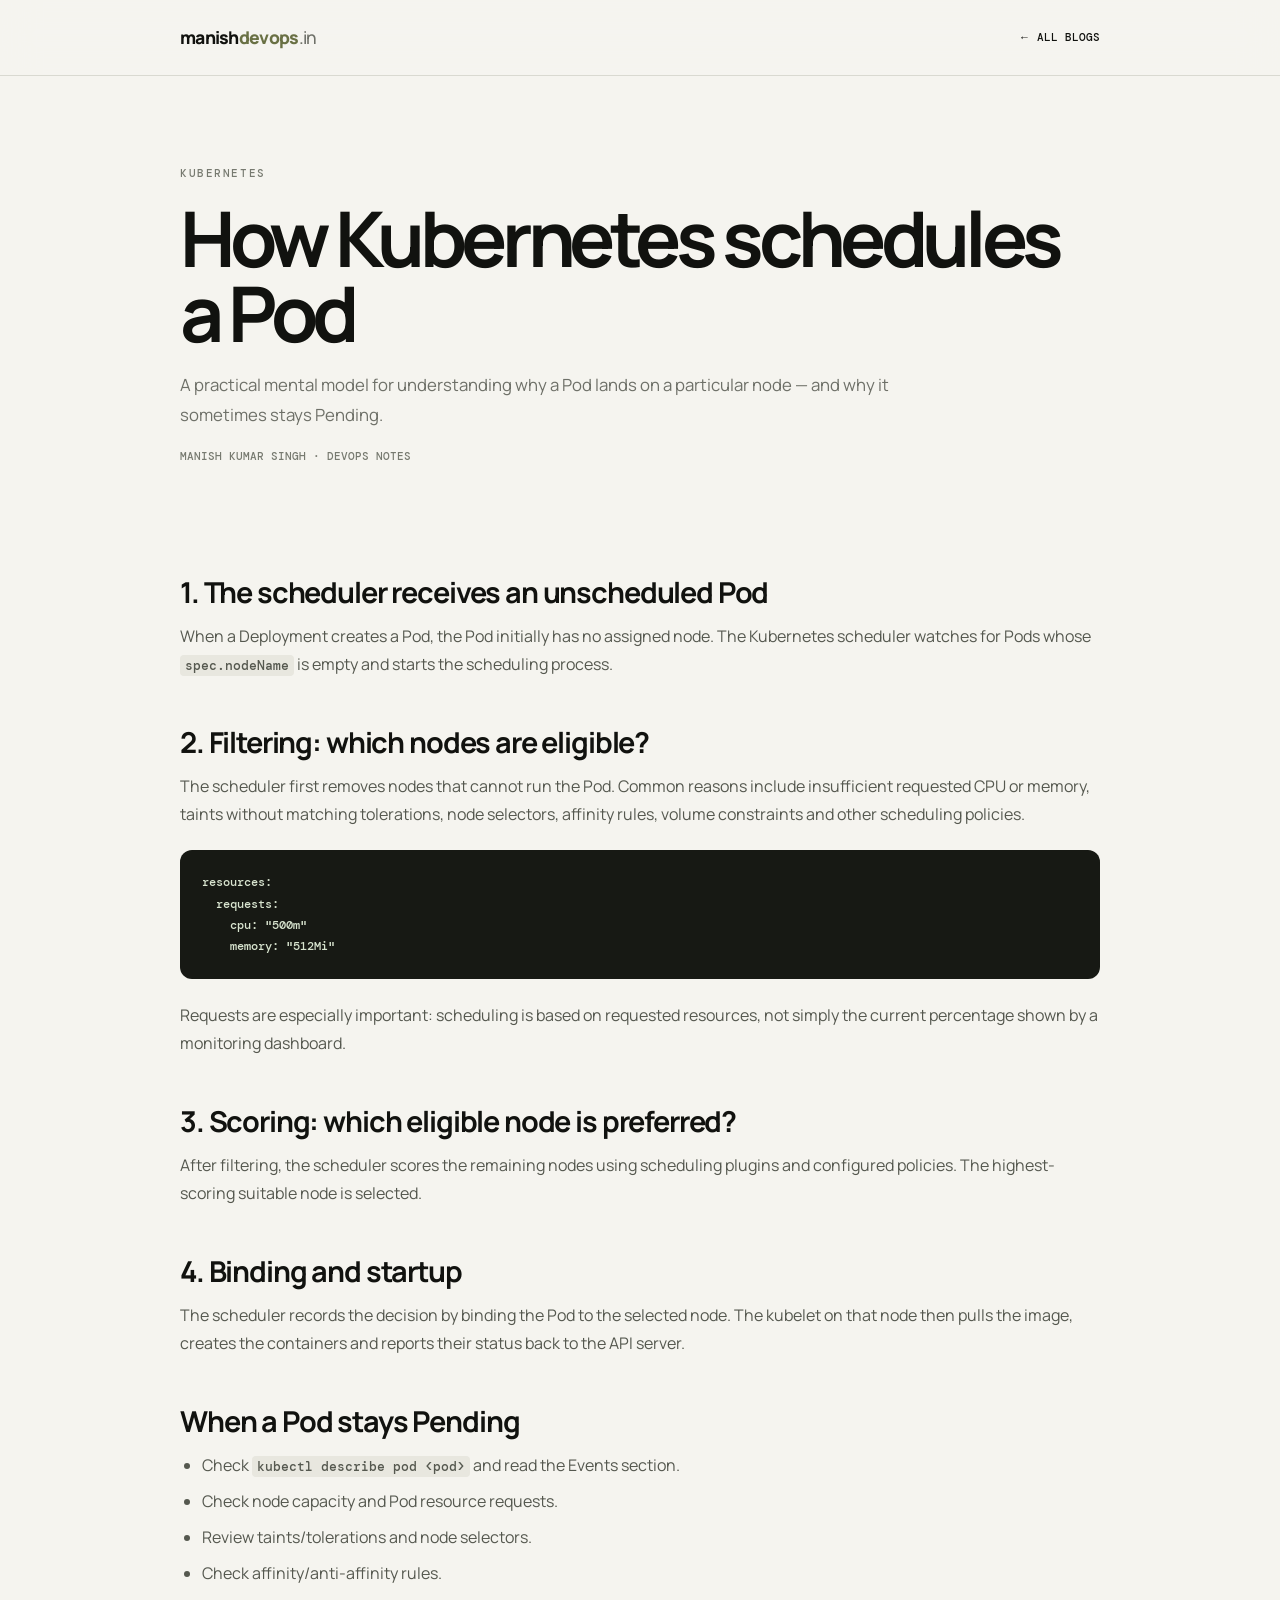
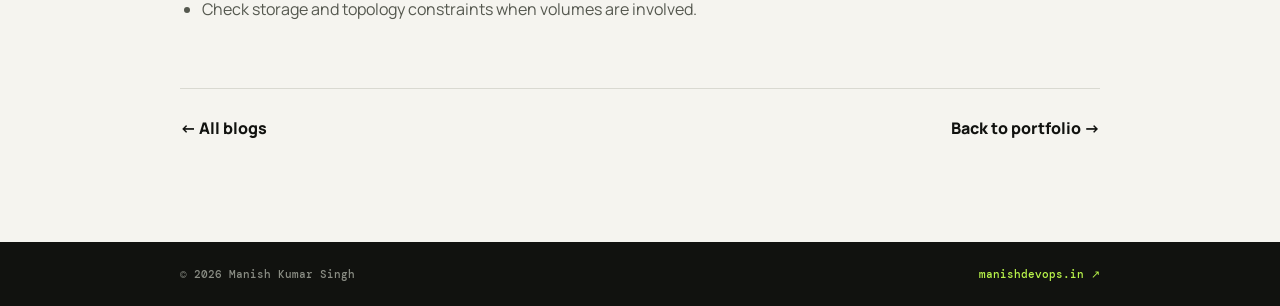
<file: blogs/kubernetes-pod-scheduling/index.html>
<!DOCTYPE html>
<html lang="en"><head><meta charset="UTF-8"><meta name="viewport" content="width=device-width, initial-scale=1.0">
<meta name="description" content="A practical mental model for understanding why a Pod lands on a particular node — and why it sometimes stays Pending.">
<title>How Kubernetes schedules a Pod | ManishDevOps</title>
<link rel="stylesheet" href="../../styles.css"><link rel="stylesheet" href="../post.css"></head>
<body>
<header class="site-header"><div class="container nav"><a class="brand" href="../../">manish<span>devops</span><b>.in</b></a><a class="back" href="../">← ALL BLOGS</a></div></header>
<main><header class="container article-header"><div class="kicker">KUBERNETES</div><h1>How Kubernetes schedules a Pod</h1><p>A practical mental model for understanding why a Pod lands on a particular node — and why it sometimes stays Pending.</p><div class="meta">MANISH KUMAR SINGH · DEVOPS NOTES</div></header>
<article class="container article">
<h2>1. The scheduler receives an unscheduled Pod</h2>
<p>When a Deployment creates a Pod, the Pod initially has no assigned node. The Kubernetes scheduler watches for Pods whose <code>spec.nodeName</code> is empty and starts the scheduling process.</p>
<h2>2. Filtering: which nodes are eligible?</h2>
<p>The scheduler first removes nodes that cannot run the Pod. Common reasons include insufficient requested CPU or memory, taints without matching tolerations, node selectors, affinity rules, volume constraints and other scheduling policies.</p>
<pre>resources:
  requests:
    cpu: "500m"
    memory: "512Mi"</pre>
<p>Requests are especially important: scheduling is based on requested resources, not simply the current percentage shown by a monitoring dashboard.</p>
<h2>3. Scoring: which eligible node is preferred?</h2>
<p>After filtering, the scheduler scores the remaining nodes using scheduling plugins and configured policies. The highest-scoring suitable node is selected.</p>
<h2>4. Binding and startup</h2>
<p>The scheduler records the decision by binding the Pod to the selected node. The kubelet on that node then pulls the image, creates the containers and reports their status back to the API server.</p>

<h2>When a Pod stays Pending</h2>
<ul><li>Check <code>kubectl describe pod &lt;pod&gt;</code> and read the Events section.</li><li>Check node capacity and Pod resource requests.</li><li>Review taints/tolerations and node selectors.</li><li>Check affinity/anti-affinity rules.</li><li>Check storage and topology constraints when volumes are involved.</li></ul>
<div class="next"><a href="../">← All blogs</a><a href="../../">Back to portfolio →</a></div></article></main>
<footer><div class="container footer-wrap"><span>© 2026 Manish Kumar Singh</span><a href="../../">manishdevops.in ↗</a></div></footer>
</body></html>
</file>
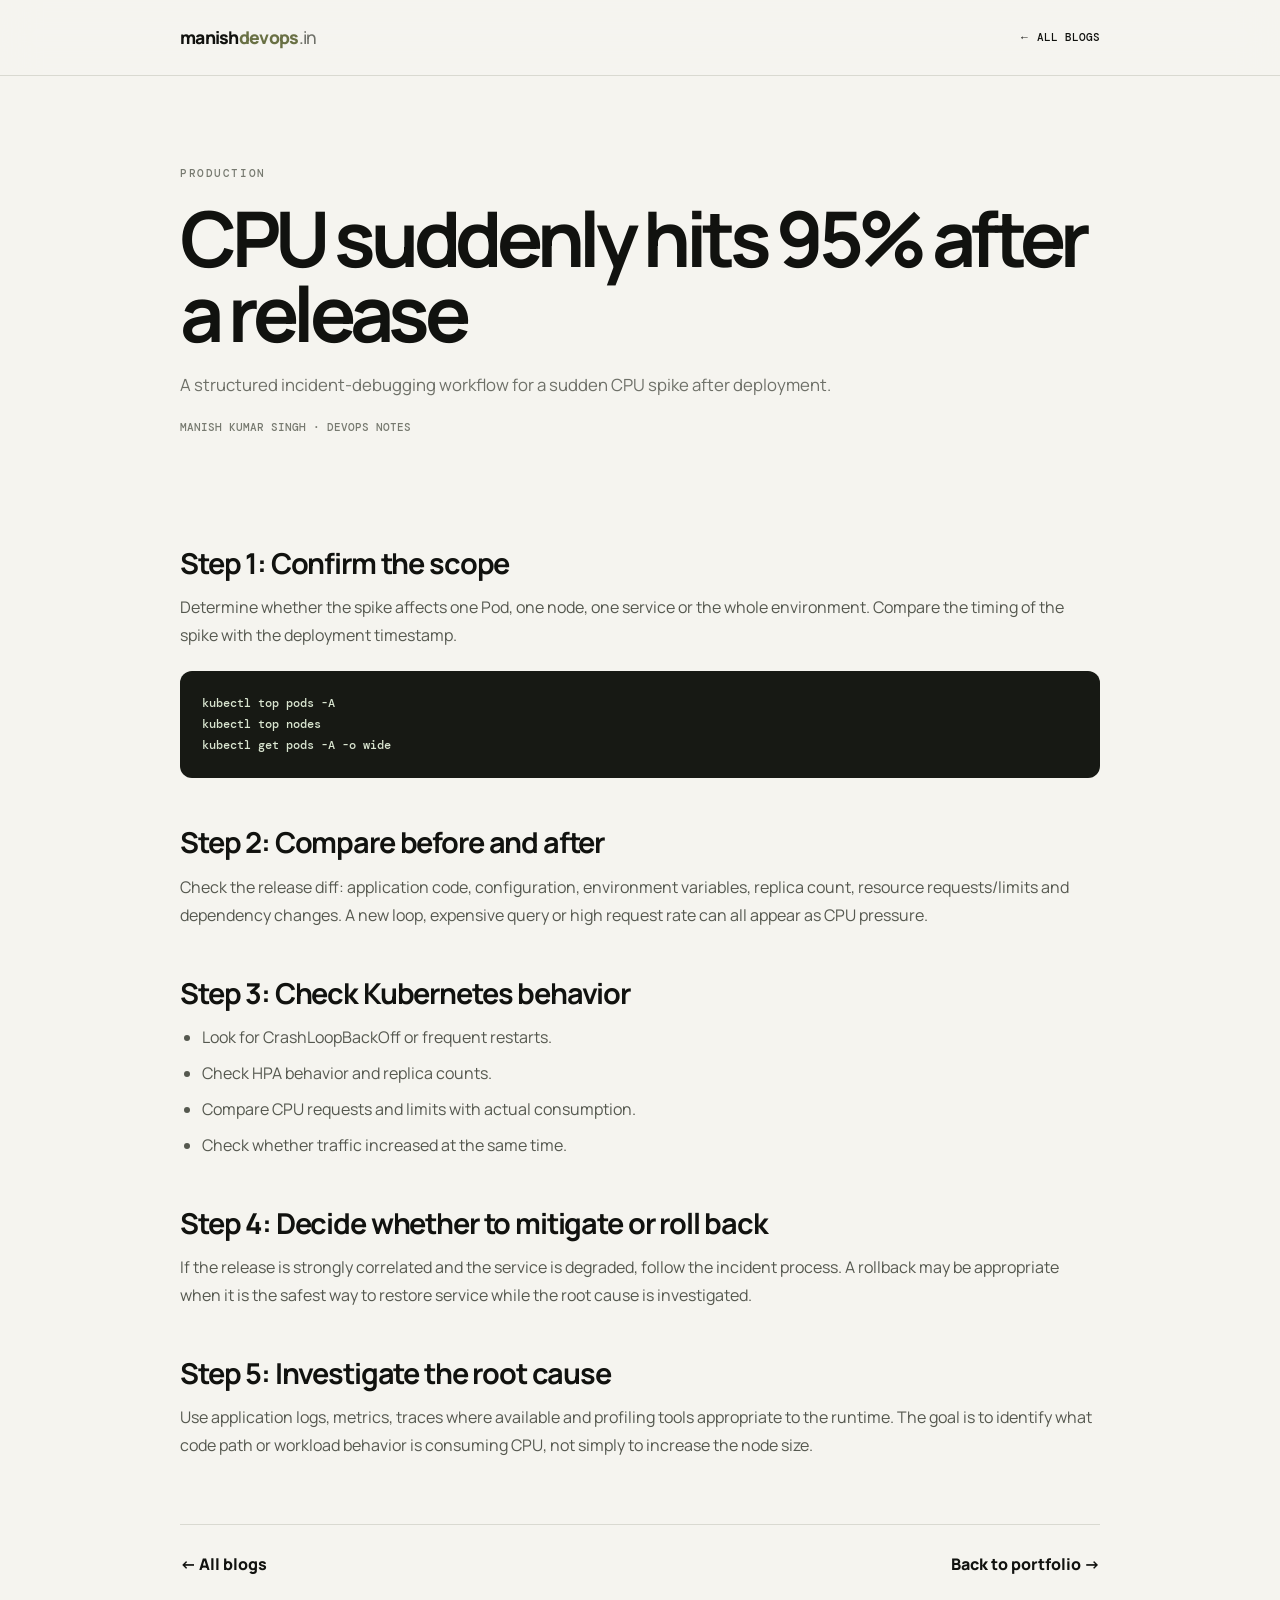
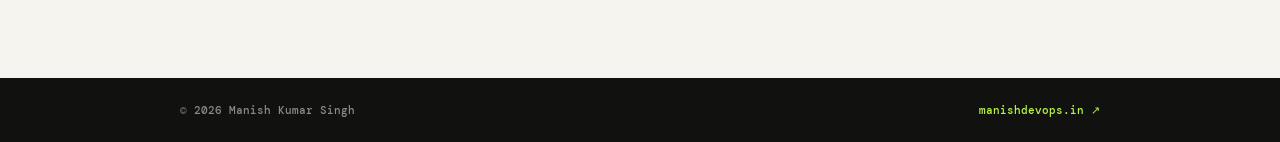
<file: blogs/production-cpu-spike/index.html>
<!DOCTYPE html>
<html lang="en"><head><meta charset="UTF-8"><meta name="viewport" content="width=device-width, initial-scale=1.0">
<meta name="description" content="A structured incident-debugging workflow for a sudden CPU spike after deployment.">
<title>CPU suddenly hits 95% after a release | ManishDevOps</title>
<link rel="stylesheet" href="../../styles.css"><link rel="stylesheet" href="../post.css"></head>
<body>
<header class="site-header"><div class="container nav"><a class="brand" href="../../">manish<span>devops</span><b>.in</b></a><a class="back" href="../">← ALL BLOGS</a></div></header>
<main><header class="container article-header"><div class="kicker">PRODUCTION</div><h1>CPU suddenly hits 95% after a release</h1><p>A structured incident-debugging workflow for a sudden CPU spike after deployment.</p><div class="meta">MANISH KUMAR SINGH · DEVOPS NOTES</div></header>
<article class="container article">
<h2>Step 1: Confirm the scope</h2>
<p>Determine whether the spike affects one Pod, one node, one service or the whole environment. Compare the timing of the spike with the deployment timestamp.</p>
<pre>kubectl top pods -A
kubectl top nodes
kubectl get pods -A -o wide</pre>
<h2>Step 2: Compare before and after</h2>
<p>Check the release diff: application code, configuration, environment variables, replica count, resource requests/limits and dependency changes. A new loop, expensive query or high request rate can all appear as CPU pressure.</p>
<h2>Step 3: Check Kubernetes behavior</h2>
<ul><li>Look for CrashLoopBackOff or frequent restarts.</li><li>Check HPA behavior and replica counts.</li><li>Compare CPU requests and limits with actual consumption.</li><li>Check whether traffic increased at the same time.</li></ul>
<h2>Step 4: Decide whether to mitigate or roll back</h2>
<p>If the release is strongly correlated and the service is degraded, follow the incident process. A rollback may be appropriate when it is the safest way to restore service while the root cause is investigated.</p>
<h2>Step 5: Investigate the root cause</h2>
<p>Use application logs, metrics, traces where available and profiling tools appropriate to the runtime. The goal is to identify what code path or workload behavior is consuming CPU, not simply to increase the node size.</p>

<div class="next"><a href="../">← All blogs</a><a href="../../">Back to portfolio →</a></div></article></main>
<footer><div class="container footer-wrap"><span>© 2026 Manish Kumar Singh</span><a href="../../">manishdevops.in ↗</a></div></footer>
</body></html>
</file>
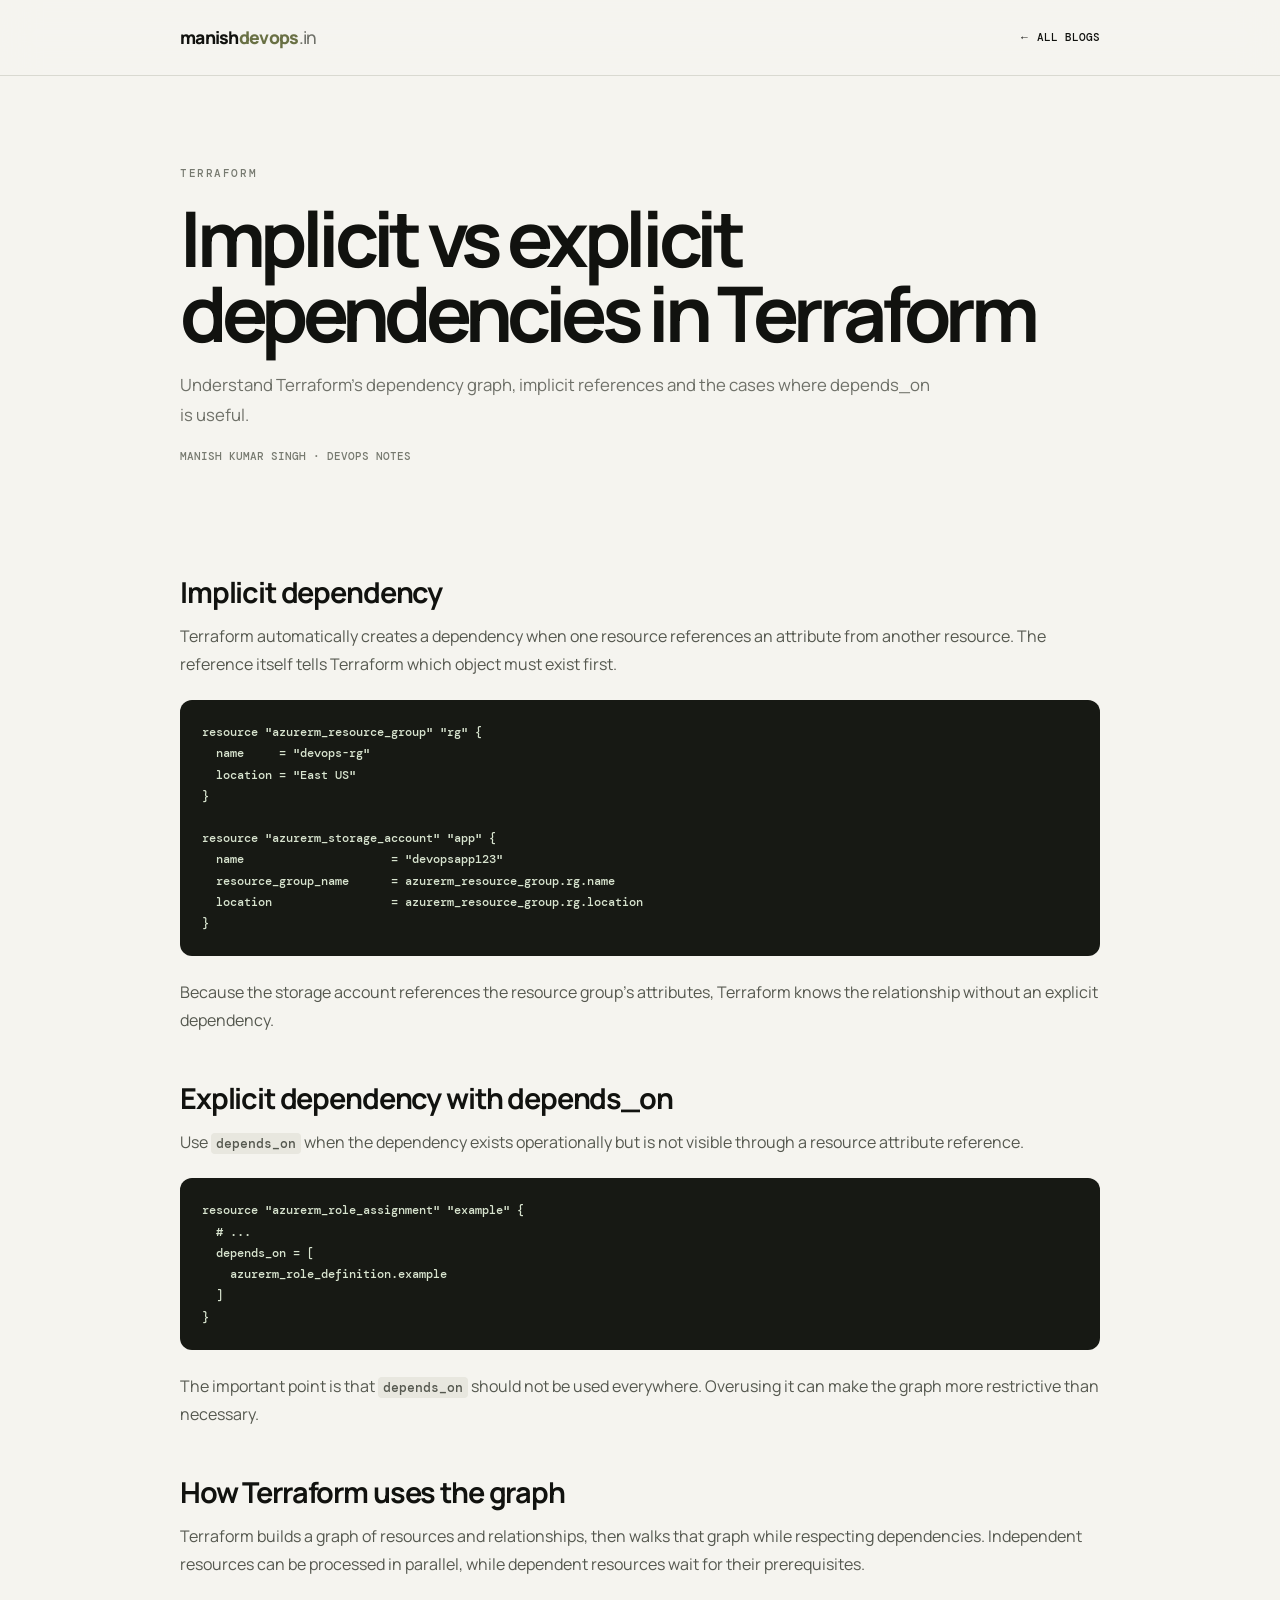
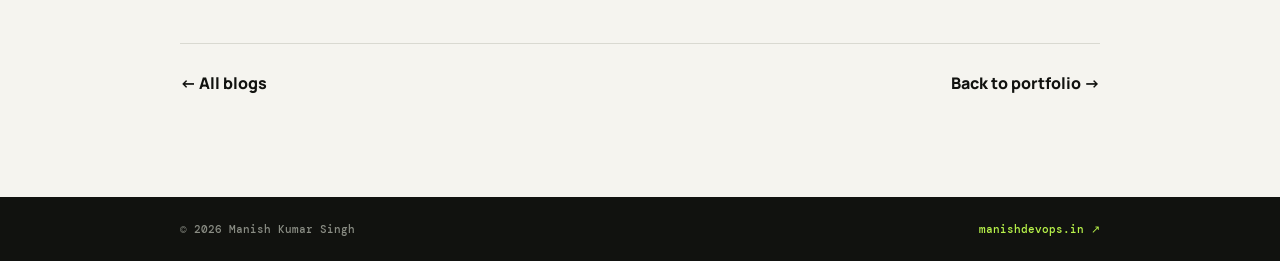
<file: blogs/terraform-dependencies/index.html>
<!DOCTYPE html>
<html lang="en"><head><meta charset="UTF-8"><meta name="viewport" content="width=device-width, initial-scale=1.0">
<meta name="description" content="Understand Terraform's dependency graph, implicit references and the cases where depends_on is useful.">
<title>Implicit vs explicit dependencies in Terraform | ManishDevOps</title>
<link rel="stylesheet" href="../../styles.css"><link rel="stylesheet" href="../post.css"></head>
<body>
<header class="site-header"><div class="container nav"><a class="brand" href="../../">manish<span>devops</span><b>.in</b></a><a class="back" href="../">← ALL BLOGS</a></div></header>
<main><header class="container article-header"><div class="kicker">TERRAFORM</div><h1>Implicit vs explicit dependencies in Terraform</h1><p>Understand Terraform's dependency graph, implicit references and the cases where depends_on is useful.</p><div class="meta">MANISH KUMAR SINGH · DEVOPS NOTES</div></header>
<article class="container article">
<h2>Implicit dependency</h2>
<p>Terraform automatically creates a dependency when one resource references an attribute from another resource. The reference itself tells Terraform which object must exist first.</p>
<pre>resource "azurerm_resource_group" "rg" {
  name     = "devops-rg"
  location = "East US"
}

resource "azurerm_storage_account" "app" {
  name                     = "devopsapp123"
  resource_group_name      = azurerm_resource_group.rg.name
  location                 = azurerm_resource_group.rg.location
}</pre>
<p>Because the storage account references the resource group's attributes, Terraform knows the relationship without an explicit dependency.</p>
<h2>Explicit dependency with depends_on</h2>
<p>Use <code>depends_on</code> when the dependency exists operationally but is not visible through a resource attribute reference.</p>
<pre>resource "azurerm_role_assignment" "example" {
  # ...
  depends_on = [
    azurerm_role_definition.example
  ]
}</pre>
<p>The important point is that <code>depends_on</code> should not be used everywhere. Overusing it can make the graph more restrictive than necessary.</p>
<h2>How Terraform uses the graph</h2>
<p>Terraform builds a graph of resources and relationships, then walks that graph while respecting dependencies. Independent resources can be processed in parallel, while dependent resources wait for their prerequisites.</p>

<div class="next"><a href="../">← All blogs</a><a href="../../">Back to portfolio →</a></div></article></main>
<footer><div class="container footer-wrap"><span>© 2026 Manish Kumar Singh</span><a href="../../">manishdevops.in ↗</a></div></footer>
</body></html>
</file>
<file: styles.css>
@import url('https://fonts.googleapis.com/css2?family=DM+Mono:wght@400;500&family=Manrope:wght@400;500;600;700;800&display=swap');

:root{--ink:#11120f;--paper:#f5f4ef;--white:#fff;--muted:#6e7068;--line:#d9d9d1;--green:#b8f34a;--dark:#171914;--max:1180px}
*{box-sizing:border-box;margin:0;padding:0}
html{scroll-behavior:smooth}
body{font-family:Manrope,Arial,sans-serif;background:var(--paper);color:var(--ink);line-height:1.65}
a{color:inherit;text-decoration:none}
img{max-width:100%;display:block}
.container{width:min(var(--max),calc(100% - 48px));margin:auto}
.site-header{position:sticky;top:0;z-index:50;background:rgba(245,244,239,.88);backdrop-filter:blur(18px);border-bottom:1px solid rgba(17,18,15,.09)}
.nav-wrap{height:76px;display:flex;align-items:center;justify-content:space-between}
.brand{font-weight:800;font-size:1.1rem;letter-spacing:-.04em}.brand span{color:#697044}.brand b{font-weight:500;color:var(--muted)}
.nav-links{display:flex;gap:28px;font-size:.85rem;font-weight:700}.nav-links a{opacity:.72}.nav-links a:hover{opacity:1}
.menu-toggle{display:none;border:0;background:none;font-size:1.5rem}
.hero{min-height:calc(100vh - 76px);display:flex;align-items:center;padding:80px 0 110px}
.hero-grid{display:grid;grid-template-columns:1.12fr .88fr;align-items:center;gap:80px}
.kicker{font:500 .72rem "DM Mono",monospace;letter-spacing:.14em;color:#777a70;margin-bottom:18px}
.hero h1{font-size:clamp(3.4rem,7vw,7rem);line-height:.94;letter-spacing:-.075em;font-weight:800}
.hero h1 em,.contact-section h2 em{font-style:normal;color:#687738}
.hero-lead{max-width:660px;font-size:1.05rem;color:#60635b;margin-top:28px}
.hero-actions{display:flex;gap:12px;margin-top:32px;flex-wrap:wrap}
.btn{display:inline-flex;align-items:center;justify-content:center;padding:13px 19px;border-radius:999px;font-weight:800;font-size:.84rem;border:1px solid var(--ink);transition:.2s}
.btn-primary{background:var(--green);border-color:var(--green)}.btn-primary:hover{transform:translateY(-2px)}
.btn-ghost{background:transparent}.btn-ghost:hover{background:var(--white)}
.btn-dark{background:var(--ink);color:var(--white)}
.quick-links{display:flex;gap:22px;margin-top:30px;font:500 .72rem "DM Mono",monospace}.quick-links a{border-bottom:1px solid #aaa}
.hero-visual{position:relative;min-height:590px;display:flex;align-items:center;justify-content:center}
.photo-frame{width:min(430px,85%);aspect-ratio:4/5;position:relative;overflow:hidden;background:#ddd;border-radius:220px 220px 24px 24px;box-shadow:22px 22px 0 var(--green)}
.photo-frame img{width:100%;height:100%;object-fit:cover;object-position:center top;filter:saturate(.9)}
.photo-label{position:absolute;bottom:18px;left:18px;right:18px;padding:11px 14px;background:rgba(17,18,15,.9);color:white;border-radius:10px;font-size:.72rem;display:flex;align-items:center;gap:9px}
.status-dot{width:8px;height:8px;background:var(--green);border-radius:50%;display:inline-block}
.floating-card{position:absolute;background:var(--white);border:1px solid var(--line);padding:17px 19px;border-radius:14px;box-shadow:0 18px 40px rgba(17,18,15,.1);display:flex;flex-direction:column}
.floating-card strong{font-size:1.25rem}.floating-card span{font-size:.68rem;color:var(--muted);margin-top:2px}.card-one{left:0;top:90px}.card-two{right:0;bottom:100px}
.marquee{overflow:hidden;background:var(--ink);color:var(--green);border-top:1px solid var(--ink);border-bottom:1px solid var(--ink);padding:15px 0}
.marquee-track{width:max-content;display:flex;gap:25px;align-items:center;font:500 .72rem "DM Mono",monospace;animation:scroll 32s linear infinite}.marquee i{font-style:normal;color:#737b64}
@keyframes scroll{to{transform:translateX(-50%)}}
.section{padding:120px 0}.section-dark{background:var(--dark);color:var(--white)}.section-paper{background:#e9e8e1}
.two-col{display:grid;grid-template-columns:.75fr 1.25fr;gap:100px}.section-intro h2,.section-heading h2{font-size:clamp(2.2rem,4.6vw,4.6rem);line-height:1.02;letter-spacing:-.065em}.section-intro h2 span{color:#73766d}
.section-body .large{font-size:1.55rem;line-height:1.35;letter-spacing:-.03em;margin-bottom:20px}.section-body p:not(.large){color:var(--muted);max-width:720px}
.stats-grid{display:grid;grid-template-columns:repeat(4,1fr);gap:1px;background:var(--line);margin-top:45px;border:1px solid var(--line)}.stats-grid div{background:var(--paper);padding:18px}.stats-grid strong{display:block;font-size:1.3rem}.stats-grid span{font-size:.68rem;color:var(--muted)}
.section-heading{margin-bottom:55px}.section-heading h2{max-width:800px}.section-dark .kicker{color:#858b7a}
.skill-grid{display:grid;grid-template-columns:repeat(3,1fr);border-top:1px solid #34362f;border-left:1px solid #34362f}
.skill-card{padding:28px;border-right:1px solid #34362f;border-bottom:1px solid #34362f;min-height:190px}.skill-num{font:500 .68rem "DM Mono";color:var(--green)}.skill-card h3{font-size:1.25rem;margin:22px 0 9px}.skill-card p{font-size:.83rem;color:#a8aaa2}
.project-list{border-top:1px solid var(--line)}.project{display:grid;grid-template-columns:.35fr 1fr;gap:50px;padding:42px 0;border-bottom:1px solid var(--line)}.project-meta{display:flex;justify-content:space-between;align-items:flex-start;font:500 .68rem "DM Mono";color:#74766f}.project h3{font-size:1.8rem;letter-spacing:-.04em;margin-bottom:9px}.project p{max-width:700px;color:var(--muted);font-size:.9rem}.tags{display:flex;gap:7px;flex-wrap:wrap;margin-top:20px}.tags b{font:500 .64rem "DM Mono";border:1px solid var(--line);padding:5px 8px;border-radius:999px;color:#62655d}
.experience-copy{border-top:1px solid #cfd0c7}.experience-item{padding:28px 0;border-bottom:1px solid #cfd0c7}.experience-item span{font:500 .68rem "DM Mono";color:#777a70}.experience-item h3{font-size:1.65rem;margin:8px 0 6px;letter-spacing:-.04em}.experience-item p{color:#676a62;max-width:650px}
.blog-preview{background:var(--white)}.split-heading{display:flex;align-items:end;justify-content:space-between;gap:30px}.text-link{font:500 .72rem "DM Mono";border-bottom:1px solid var(--ink);white-space:nowrap}.blog-grid{display:grid;grid-template-columns:repeat(3,1fr);gap:16px}.blog-card{padding:27px;background:var(--paper);border:1px solid var(--line);min-height:270px;display:flex;flex-direction:column;transition:.25s}.blog-card:hover{transform:translateY(-5px);box-shadow:0 20px 35px rgba(17,18,15,.08)}.blog-card span{font:500 .65rem "DM Mono";color:#74766f}.blog-card h3{font-size:1.45rem;line-height:1.15;margin:30px 0 10px;letter-spacing:-.04em}.blog-card p{color:var(--muted);font-size:.82rem}.blog-card b{margin-top:auto;font-size:.72rem}
.contact-section{background:var(--green);padding:120px 0}.contact-inner{text-align:center}.contact-section h2{font-size:clamp(3rem,7vw,7rem);line-height:.92;letter-spacing:-.075em}.contact-inner>p:not(.kicker):not(.small-note){max-width:580px;margin:24px auto;color:#4d5c2c}.contact-actions{display:flex;justify-content:center;gap:12px;margin-top:28px}.small-note{font-size:.68rem;color:#5f6a45;margin-top:25px}
footer{background:var(--ink);color:#aaa;padding:25px 0}.footer-wrap{display:flex;justify-content:space-between;gap:15px;font:500 .68rem "DM Mono";color:#898c83}.footer-wrap a{color:var(--green)}
.reveal{opacity:0;transform:translateY(18px);transition:opacity .7s ease,transform .7s ease}.reveal.visible{opacity:1;transform:none}
@media(max-width:900px){.hero-grid,.two-col{grid-template-columns:1fr;gap:55px}.hero{padding-top:65px}.hero-visual{min-height:500px}.skill-grid{grid-template-columns:repeat(2,1fr)}.blog-grid{grid-template-columns:1fr}.project{grid-template-columns:1fr;gap:16px}.project-meta{justify-content:flex-start;gap:35px}.two-col{gap:45px}}
@media(max-width:700px){.container{width:min(var(--max),calc(100% - 32px))}.nav-links{display:none;position:absolute;top:76px;left:16px;right:16px;background:var(--paper);border:1px solid var(--line);padding:18px;flex-direction:column;gap:15px}.nav-links.open{display:flex}.menu-toggle{display:block}.hero h1{font-size:clamp(3.2rem,16vw,5rem)}.hero-visual{min-height:420px}.photo-frame{width:78%;box-shadow:13px 13px 0 var(--green)}.floating-card{padding:13px}.card-one{left:0;top:45px}.card-two{right:0;bottom:55px}.section{padding:80px 0}.stats-grid{grid-template-columns:1fr 1fr}.skill-grid{grid-template-columns:1fr}.contact-actions{flex-direction:column;align-items:center}.footer-wrap{flex-direction:column}.quick-links{gap:14px;flex-wrap:wrap}}
</file>
<file: blogs/blog.css>
body{background:#f5f4ef}.blog-hero{padding:100px 0 75px;background:#171914;color:#fff}.blog-hero h1{font-size:clamp(3.2rem,7vw,7rem);line-height:.92;letter-spacing:-.075em}.blog-hero h1 em{font-style:normal;color:#b8f34a}.blog-hero>div>p:not(.kicker){max-width:650px;color:#aeb1a8;margin-top:25px}.blog-filter{margin-top:35px}.blog-filter input{width:min(650px,100%);background:#24271f;border:1px solid #45493e;border-radius:999px;padding:15px 20px;color:#fff;outline:none;font:500 .8rem "DM Mono",monospace}.blog-filter input:focus{border-color:#b8f34a}.blog-index{padding:80px 0 120px}.all-posts{display:grid;grid-template-columns:repeat(2,1fr);gap:18px}.post-card{min-height:310px;background:#fff;border:1px solid #d9d9d1;padding:30px;display:flex;flex-direction:column;transition:.25s}.post-card:hover{transform:translateY(-5px);box-shadow:0 18px 40px rgba(17,18,15,.08)}.post-card span{font:500 .65rem "DM Mono";color:#73766d}.post-card h2{font-size:1.8rem;line-height:1.1;letter-spacing:-.05em;margin:30px 0 12px}.post-card p{color:#6e7068;font-size:.86rem}.post-card b{margin-top:auto;font-size:.72rem}.no-results{padding:30px 0;color:#6e7068}@media(max-width:700px){.all-posts{grid-template-columns:1fr}.blog-hero{padding:75px 0 55px}}
</file>
<file: blogs/post.css>
@import url('https://fonts.googleapis.com/css2?family=DM+Mono:wght@400;500&family=Manrope:wght@400;500;600;700;800&display=swap');
:root{--ink:#11120f;--paper:#f5f4ef;--muted:#6e7068;--line:#d9d9d1;--green:#b8f34a;--dark:#171914}
*{box-sizing:border-box}html{scroll-behavior:smooth}body{margin:0;background:var(--paper);color:var(--ink);font-family:Manrope,Arial,sans-serif;line-height:1.75}
a{color:inherit}.container{width:min(920px,calc(100% - 40px));margin:auto}.site-header{border-bottom:1px solid var(--line);padding:22px 0}.nav{display:flex;justify-content:space-between;align-items:center}.brand{font-weight:800;letter-spacing:-.04em;text-decoration:none}.brand span{color:#697044}.brand b{font-weight:500;color:var(--muted)}.back{font:500 .7rem "DM Mono";text-decoration:none}
.article-header{padding:90px 0 55px}.kicker{font:500 .7rem "DM Mono";letter-spacing:.14em;color:#777a70}.article-header h1{font-size:clamp(2.7rem,6vw,5.6rem);line-height:.98;letter-spacing:-.07em;margin:20px 0}.article-header p{font-size:1.05rem;color:var(--muted);max-width:760px}.meta{font:500 .68rem "DM Mono";color:#777a70;margin-top:20px}
.article{padding:10px 0 100px}.article h2{font-size:1.8rem;line-height:1.15;letter-spacing:-.04em;margin:48px 0 13px}.article h3{font-size:1.15rem;margin-top:30px}.article p,.article li{color:#55584f;font-size:1rem}.article ul,.article ol{padding-left:22px}.article li{margin:8px 0}.article code{background:#e8e7df;padding:2px 5px;border-radius:4px;font:500 .82em "DM Mono"}.article pre{background:var(--dark);color:#d8e4cf;padding:22px;overflow:auto;border-radius:12px;font:500 .78rem/1.7 "DM Mono";margin:22px 0}.callout{border-left:4px solid var(--green);background:#fff;padding:18px 20px;margin:28px 0}.next{border-top:1px solid var(--line);padding-top:25px;margin-top:65px;display:flex;justify-content:space-between;gap:20px}.next a{font-weight:800}@media(max-width:600px){.article-header{padding:65px 0 40px}.article h2{font-size:1.55rem}.next{flex-direction:column}}
</file>
